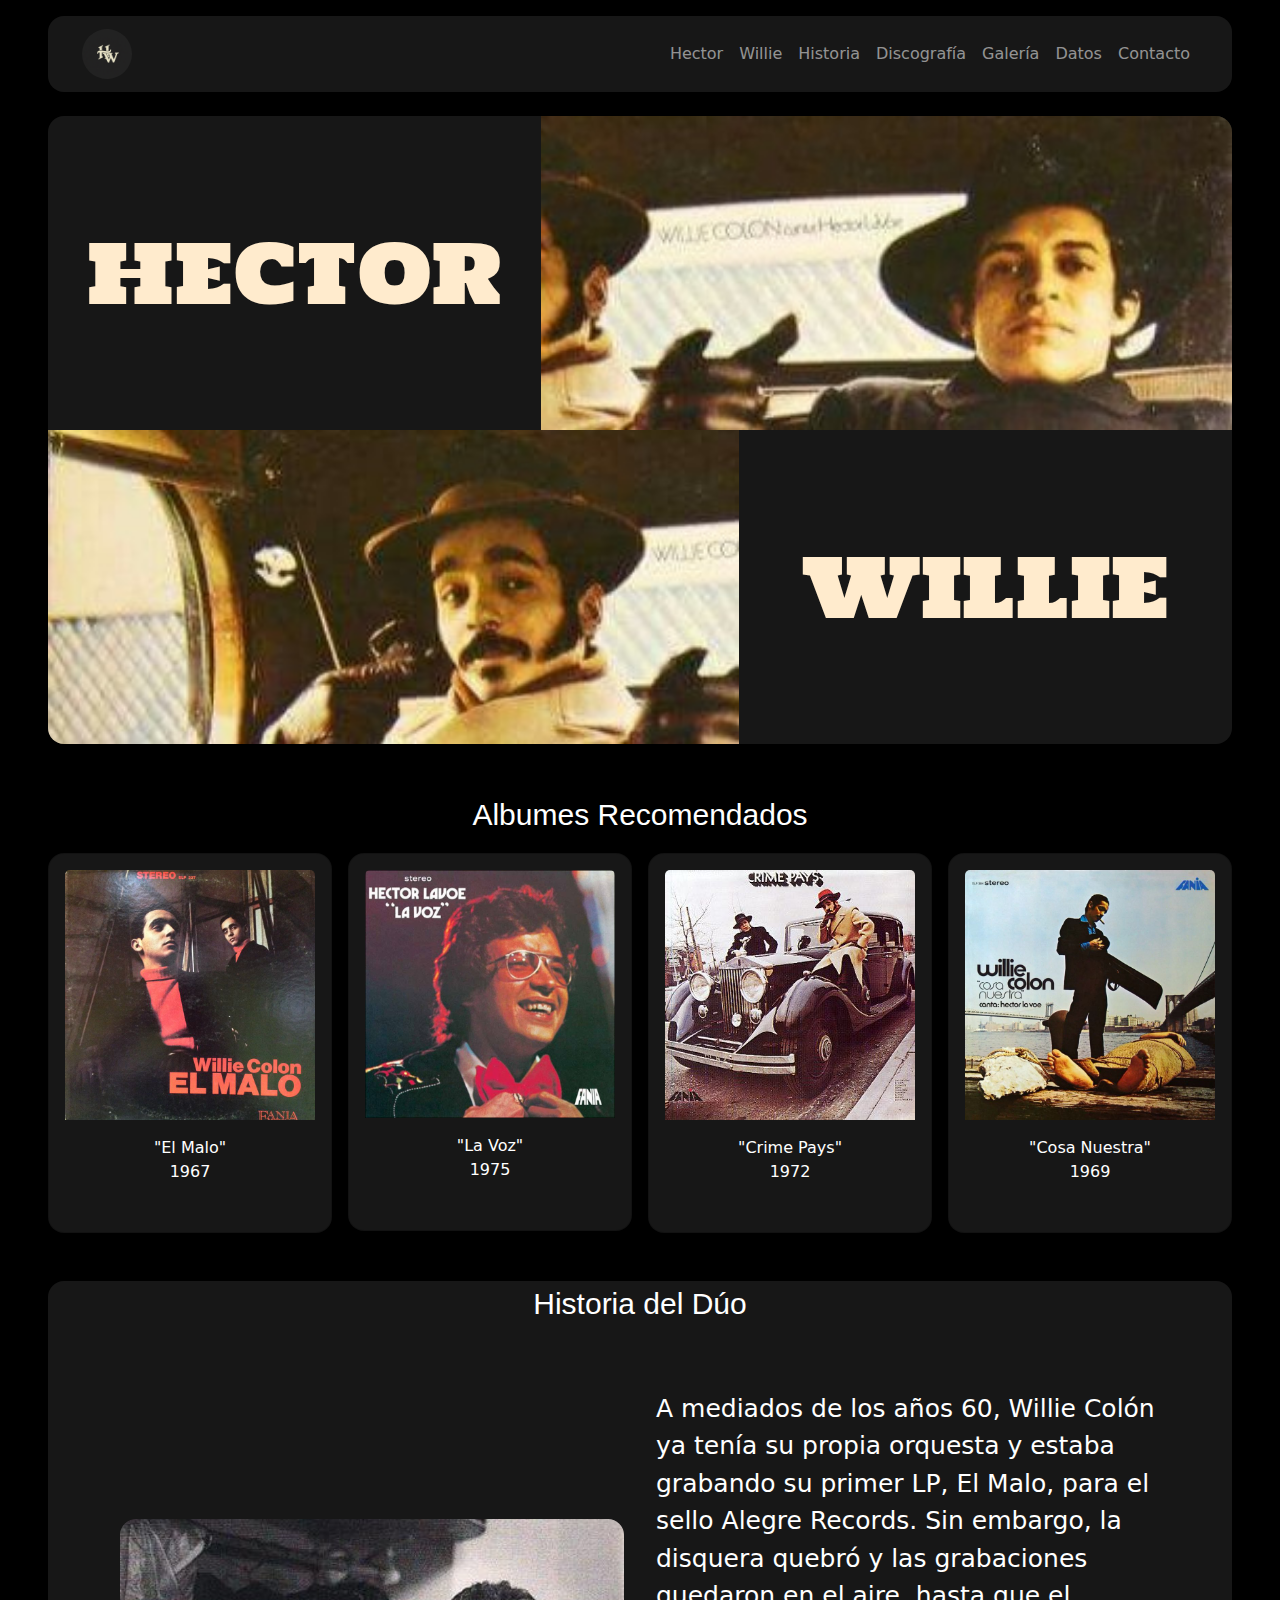
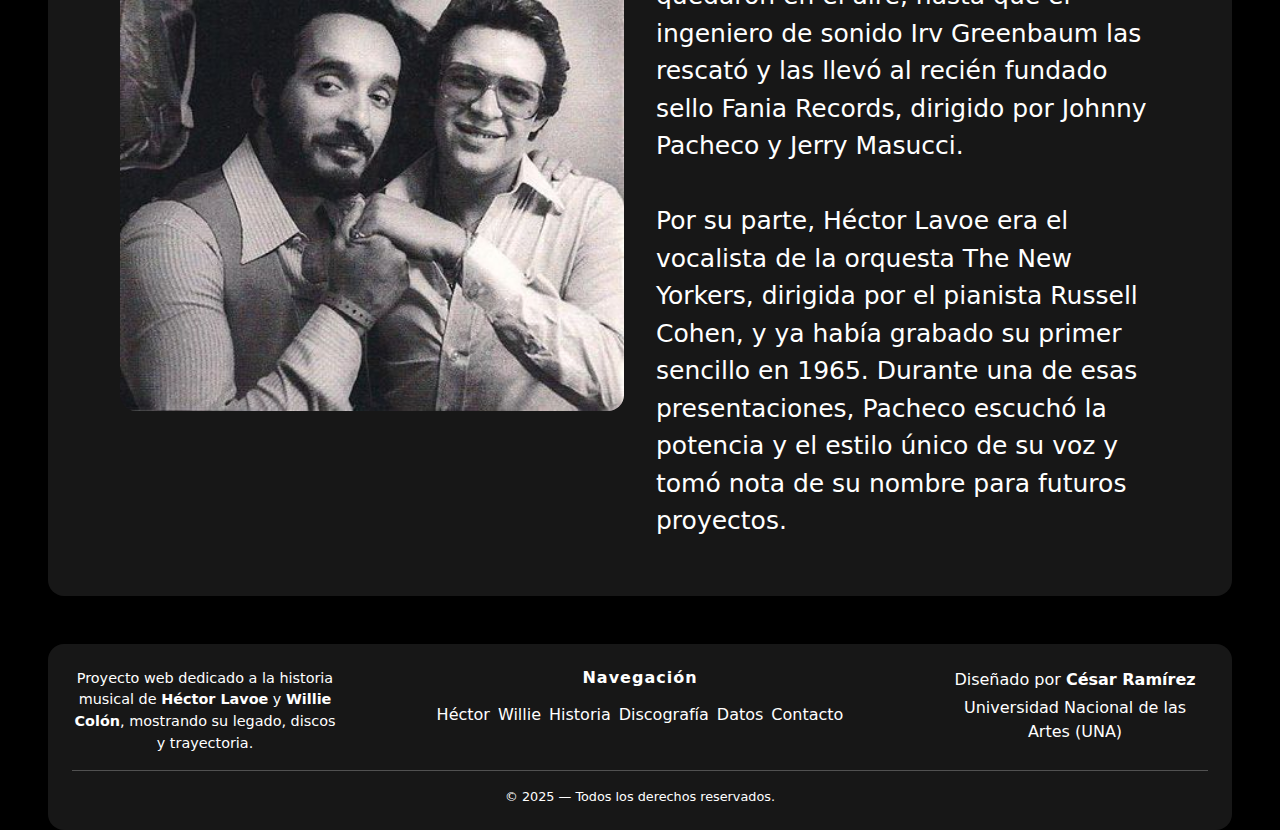
<file: index.html>
<!DOCTYPE html>
<html lang="en">
<head>
    <meta charset="UTF-8">
    <meta name="viewport" content="width=device-width, initial-scale=1.0">
    <title>H&W</title>
    <link href="https://cdn.jsdelivr.net/npm/bootstrap@5.3.8/dist/css/bootstrap.min.css" rel="stylesheet">
    <link rel="stylesheet" href="css/estilos.css">
    <link rel="preconnect" href="https://fonts.googleapis.com">
    <link rel="preconnect" href="https://fonts.gstatic.com" crossorigin>
    <link href="https://fonts.googleapis.com/css2?family=Holtwood+One+SC&family=Plaster&display=swap" rel="stylesheet">
</head>
<body class="m-0 p-0">

<!-- NAV -->
<nav class="navbar navbar-expand-lg bg-body-tertiar mx-auto mb-4 mt-3 rounded-4" id="cajascolor" data-bs-theme="dark">
  <div class="container">
    <a class="navbar-brand" href="index.html">
        <img src="imagenes/logo.png" alt="Bootstrap" width="50" height="50" class="rounded-circle">
    </a>
    <button class="navbar-toggler" type="button" data-bs-toggle="collapse" data-bs-target="#navbarNav">
      <span class="navbar-toggler-icon"></span>
    </button>

    <div class="collapse navbar-collapse" id="navbarNav">
      <ul class="navbar-nav ms-auto">
        <li class="nav-item"><a class="nav-link" href="hector.html">Hector</a></li>
        <li class="nav-item"><a class="nav-link" href="willie.html">Willie</a></li>
        <li class="nav-item"><a class="nav-link" href="historiaduo.html">Historia</a></li>
        <li class="nav-item"><a class="nav-link" href="discografia.html">Discografía</a></li>
        <li class="nav-item"><a class="nav-link" href="galeria.html">Galería</a></li>
        <li class="nav-item"><a class="nav-link" href="datos.html">Datos</a></li>
        <li class="nav-item"><a class="nav-link" href="contacto.html">Contacto</a></li>
      </ul>
    </div>
  </div>
</nav>

<!-- HECTOR / WILLIE -->
<div class="container-fluid text-center p-0 mt-4 rounded-4 overflow-hidden" id="cajascolor">

  <!-- HECTOR -->
  <div class="row m-0 p-0 align-items-center">
    <div class="col-12 col-lg-5 my-3 my-md-auto" id="letranombre">
      HECTOR
    </div>
    <div class="col-12 col-lg-7 m-0 p-0">
      <img src="imagenes/hectorportada.jpg" class="img-fluid w-100" alt="">
    </div>
  </div>

  <!-- WILLIE -->
  <div class="row m-0 p-0 align-items-center">
    <div class="col-12 col-lg-7 p-0 order-2 order-md-1">
      <img src="imagenes/willieportada.jpg" class="img-fluid w-100" alt="">
    </div>
    <div class="col-12 col-lg-5 my-3 my-md-auto order-1 order-md-2" id="letranombre">
      WILLIE
    </div>
  </div>

</div>

<!-- ALBUMES RECOMENDADOS -->
<div class="container-fluid mt-5 text-center p-0" id="cajas">

  <div class="row">
    <div class="col-12" id="letratitulo">Albumes Recomendados</div>
  </div>

  <div class="row mt-0 g-3">

    <div class="col-12 col-md-6 col-lg-3">
      <div class="card p-3 rounded-4" id="tarjetas">
        <img src="imagenes/elmalo.jpg" class="card-img-top">
        <div class="card-body"><p>"El Malo"<br>1967</p></div>
      </div>
    </div>

    <div class="col-12 col-md-6 col-lg-3">
      <div class="card p-3 rounded-4" id="tarjetas">
        <img src="imagenes/lavoz.jpg" class="card-img-top">
        <div class="card-body"><p>"La Voz"<br>1975</p></div>
      </div>
    </div>

    <div class="col-12 col-md-6 col-lg-3">
      <div class="card p-3 rounded-4" id="tarjetas">
        <img src="imagenes/crimepays.jpg" class="card-img-top">
        <div class="card-body"><p>"Crime Pays"<br>1972</p></div>
      </div>
    </div>

    <div class="col-12 col-md-6 col-lg-3">
      <div class="card p-3 rounded-4" id="tarjetas">
        <img src="imagenes/cosanuestra.jpg" class="card-img-top">
        <div class="card-body"><p>"Cosa Nuestra"<br>1969</p></div>
      </div>
    </div>

  </div>
</div>

<!-- HISTORIA -->
<div class="container-fluid mt-5  px-0 rounded-4" id="cajascolor">
  <div class="row m-0">
    <div class="col-12 text-center" id="letratitulo">Historia del Dúo</div>
  </div>

  <div class="row p-1 m-2 p-md-5">
    
    <div class="col-12 my-3 mx-0 p-0 col-md-6 my-md-2 d-flex align-items-center justify-content-center px-md-3">
      <img src="imagenes/hectorywillie1.jpg" class="img-fluid rounded-4 w-100" alt="">
    </div>

    <div class="col-12 my-3 mx-0 p-0 col-md-6 my-md-2 d-flex align-items-center justify-content-center px-md-3" id="letracajas">
      A mediados de los años 60, Willie Colón ya tenía su propia orquesta y estaba grabando su primer LP, El Malo, para el sello Alegre Records. Sin embargo, la disquera quebró y las grabaciones quedaron en el aire, hasta que el ingeniero de sonido Irv Greenbaum las rescató y las llevó al recién fundado sello Fania Records, dirigido por Johnny Pacheco y Jerry Masucci.
      <br><br>
      Por su parte, Héctor Lavoe era el vocalista de la orquesta The New Yorkers, dirigida por el pianista Russell Cohen, y ya había grabado su primer sencillo en 1965. Durante una de esas presentaciones, Pacheco escuchó la potencia y el estilo único de su voz y tomó nota de su nombre para futuros proyectos.
    </div>

  </div>
</div>

<!-- FOOTER -->
<footer class="container-fluid mx-auto mt-5 p-4 rounded-4" id="cajascolor" data-bs-theme="dark">

  <div class="row gy-4">

    <div class="col-12 col-md-3 text-center">
      <p class="m-0" style="font-size: 0.9rem;">
        Proyecto web dedicado a la historia musical de <strong>Héctor Lavoe</strong> y <strong>Willie Colón</strong>,
        mostrando su legado, discos y trayectoria.
      </p>
    </div>

    <div class="col-12 col-md-6 text-center">
      <h6 class="fw-bold mb-3" style="letter-spacing: 1px;">Navegación</h6>
      <ul class="list-unstyled d-flex flex-column flex-md-row justify-content-center gap-2 m-0 p-0">
        <li><a class="nav-link p-0" href="hector.html">Héctor</a></li>
        <li><a class="nav-link p-0" href="willie.html">Willie</a></li>
        <li><a class="nav-link p-0" href="historiaduo.html">Historia</a></li>
        <li><a class="nav-link p-0" href="discografia.html">Discografía</a></li>
        <li><a class="nav-link p-0" href="#">Datos</a></li>
        <li><a class="nav-link p-0" href="#">Contacto</a></li>
      </ul>
    </div>

    <div class="col-12 col-md-3 text-center">
      <p class="m-0">Diseñado por <strong>César Ramírez</strong></p>
      <a href="https://www.una.edu.ar/" target="_blank" class="nav-link p-0 mt-1">
        Universidad Nacional de las Artes (UNA)
      </a>
    </div>

  </div>

  <hr class="my-3">

  <div class="text-center" style="font-size: 0.8rem;">
    © 2025 — Todos los derechos reservados.
  </div>

</footer>


<script src="https://cdn.jsdelivr.net/npm/bootstrap@5.3.8/dist/js/bootstrap.bundle.min.js"></script>
</body>
</html>
</file>
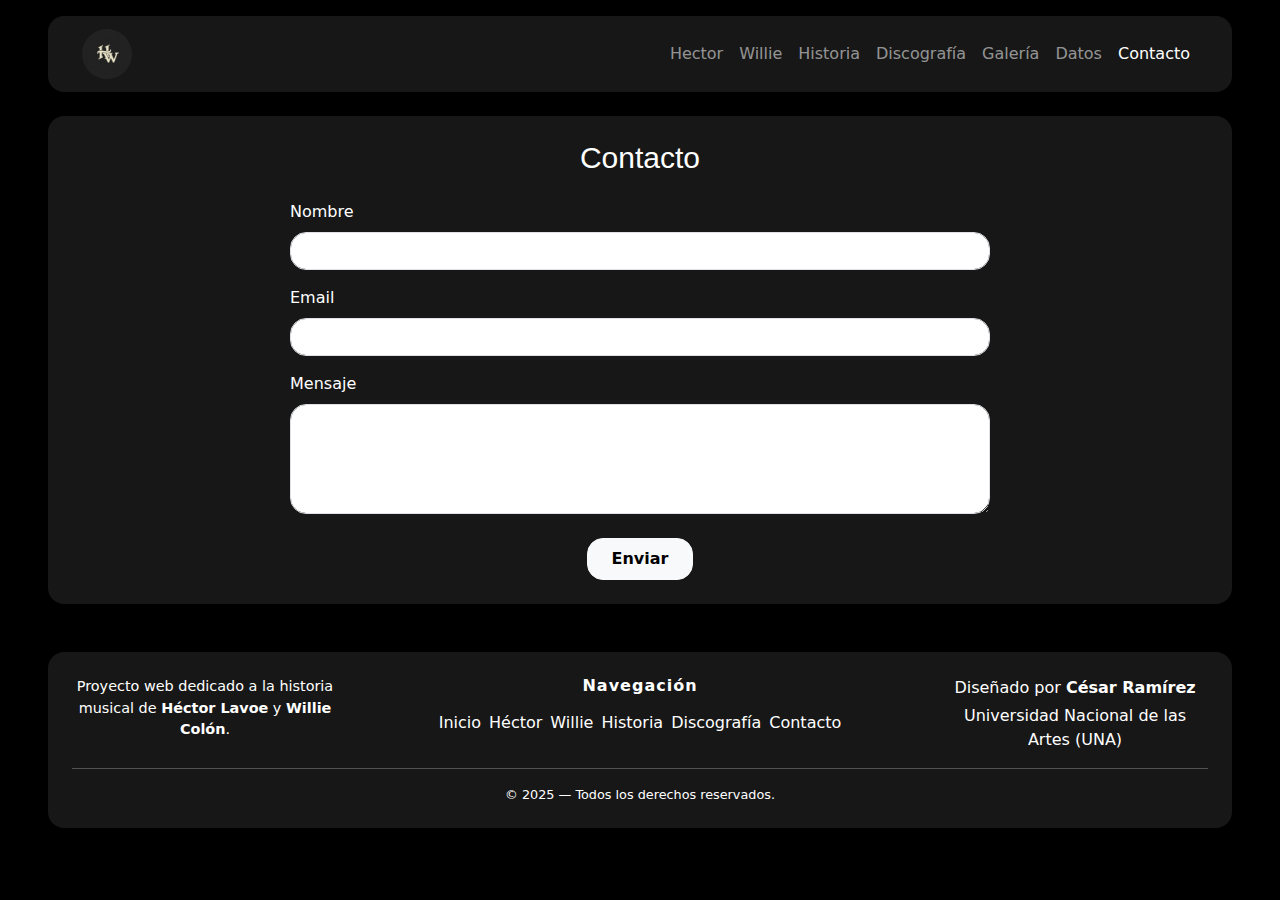
<file: contacto.html>
<!DOCTYPE html>
<html lang="es">
<head>
    <meta charset="UTF-8">
    <meta name="viewport" content="width=device-width, initial-scale=1.0">
    <title>Contacto</title>
    <link href="https://cdn.jsdelivr.net/npm/bootstrap@5.3.8/dist/css/bootstrap.min.css" rel="stylesheet">
    <link rel="stylesheet" href="css/estilos.css">
</head>
<body class="m-0 p-0">

<!-- NAV -->
<nav class="navbar navbar-expand-lg bg-body-tertiar mx-auto mb-4 mt-3 rounded-4" id="cajascolor" data-bs-theme="dark">
  <div class="container">
    <a class="navbar-brand" href="index.html">
        <img src="imagenes/logo.png" width="50" height="50" class="rounded-circle" alt="">
    </a>
    <button class="navbar-toggler" type="button" data-bs-toggle="collapse" data-bs-target="#navbarNav">
      <span class="navbar-toggler-icon"></span>
    </button>

    <div class="collapse navbar-collapse" id="navbarNav">
      <ul class="navbar-nav ms-auto">
        <li class="nav-item"><a class="nav-link" href="hector.html">Hector</a></li>
        <li class="nav-item"><a class="nav-link" href="willie.html">Willie</a></li>
        <li class="nav-item"><a class="nav-link" href="historiaduo.html">Historia</a></li>
        <li class="nav-item"><a class="nav-link" href="discografia.html">Discografía</a></li>
        <li class="nav-item"><a class="nav-link" href="galeria.html">Galería</a></li>
        <li class="nav-item"><a class="nav-link" href="datos.html">Datos</a></li>
        <li class="nav-item active" aria-current="page"><a class="nav-link active" href="contacto.html">Contacto</a></li>
      </ul>
    </div>
  </div>
</nav>

<!-- FORMULARIO -->
<div class="container-fluid rounded-4 p-4 mt-4 mb-5" id="cajascolor">

  <h2 class="text-center mb-4" id="letratitulo">Contacto</h2>

  <form id="contactForm" class="mx-auto" style="max-width: 700px;">

    <div class="mb-3">
      <label class="form-label">Nombre</label>
      <input type="text" class="form-control rounded-4" id="nombre" required>
    </div>

    <div class="mb-3">
      <label class="form-label">Email</label>
      <input type="email" class="form-control rounded-4" id="email" required>
    </div>

    <div class="mb-3">
      <label class="form-label">Mensaje</label>
      <textarea class="form-control rounded-4" id="mensaje" rows="4" required></textarea>
    </div>

    <div class="text-center mt-4">
      <button type="submit" class="btn btn-light px-4 py-2 rounded-4 fw-bold">
        Enviar
      </button>
    </div>

    <!-- ALERTA DE ÉXITO -->
    <div class="alert alert-success mt-4 d-none rounded-4 text-center" id="successMsg">
      ¡Gracias! Tu mensaje fue enviado correctamente.
    </div>

  </form>
</div>

<!-- FOOTER (copiado del index) -->
<footer class="container-fluid mx-auto mt-5 p-4 rounded-4" id="cajascolor" data-bs-theme="dark">

  <div class="row gy-4">

    <div class="col-12 col-md-3 text-center">
      <p class="m-0" style="font-size: 0.9rem;">
        Proyecto web dedicado a la historia musical de <strong>Héctor Lavoe</strong> y <strong>Willie Colón</strong>.
      </p>
    </div>

    <div class="col-12 col-md-6 text-center">
      <h6 class="fw-bold mb-3" style="letter-spacing: 1px;">Navegación</h6>
      <ul class="list-unstyled d-flex flex-column flex-md-row justify-content-center gap-2 m-0 p-0">
        <li><a class="nav-link p-0" href="index.html">Inicio</a></li>
        <li><a class="nav-link p-0" href="hector.html">Héctor</a></li>
        <li><a class="nav-link p-0" href="willie.html">Willie</a></li>
        <li><a class="nav-link p-0" href="historiaduo.html">Historia</a></li>
        <li><a class="nav-link p-0" href="discografia.html">Discografía</a></li>
        <li class="nav-item active" aria-current="page"><a class="nav-link active" href="contacto.html">Contacto</a></li>
      </ul>
    </div>

    <div class="col-12 col-md-3 text-center">
      <p class="m-0">Diseñado por <strong>César Ramírez</strong></p>
      <a href="https://www.una.edu.ar/" target="_blank" class="nav-link p-0 mt-1">
        Universidad Nacional de las Artes (UNA)
      </a>
    </div>

  </div>

  <hr class="my-3">

  <div class="text-center" style="font-size: 0.8rem;">
    © 2025 — Todos los derechos reservados.
  </div>

</footer>

<script src="https://cdn.jsdelivr.net/npm/bootstrap@5.3.8/dist/js/bootstrap.bundle.min.js"></script>
 <script src="js/contacto.js"></script>

</body>
</html>
</file>
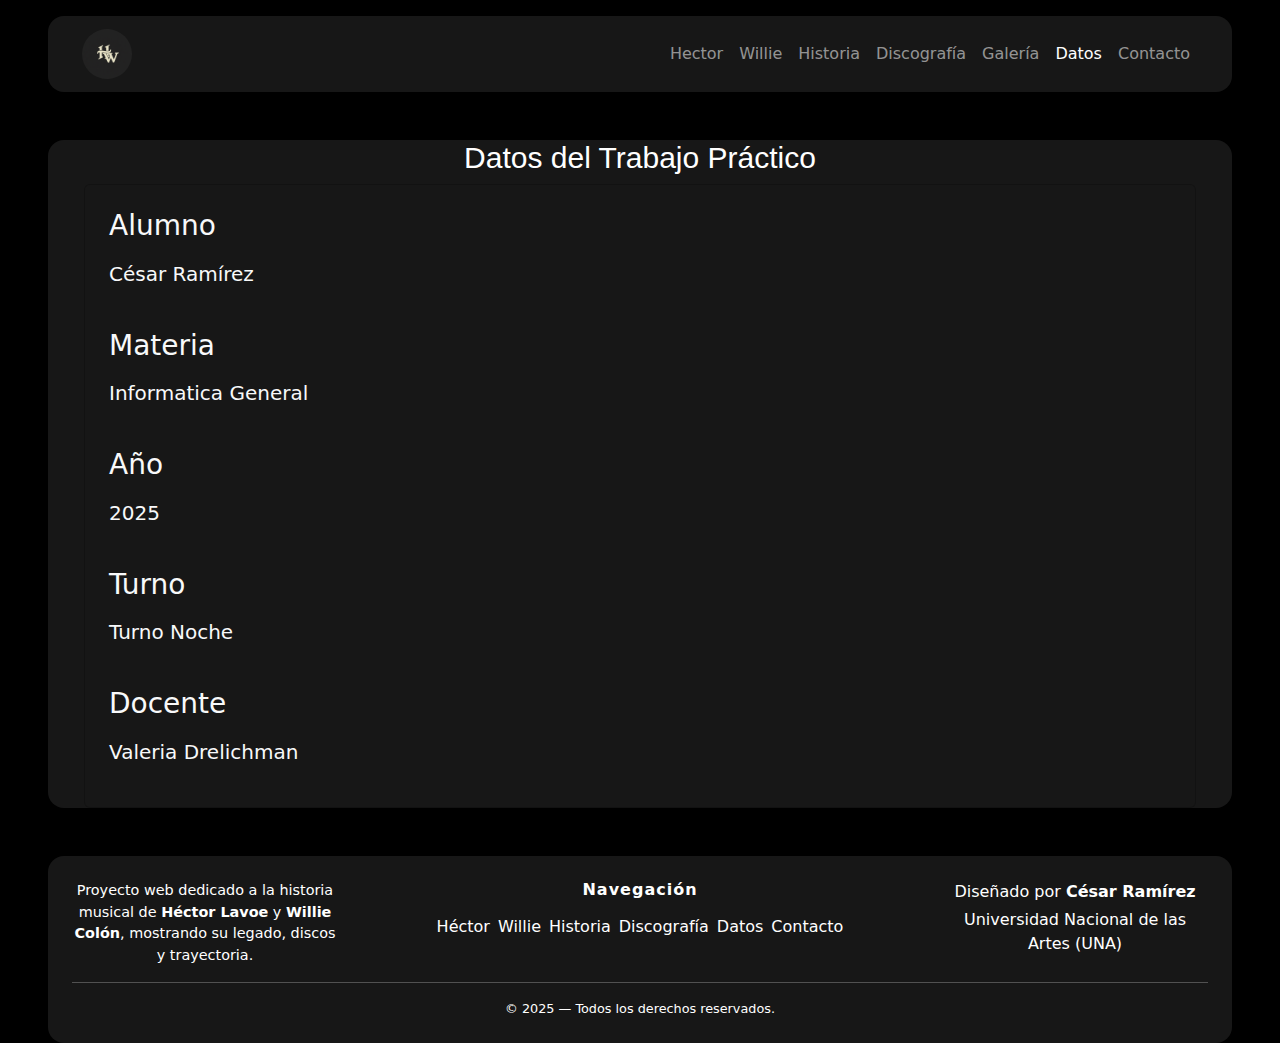
<file: datos.html>
<!DOCTYPE html>
<html lang="es">
<head>
  <meta charset="UTF-8">
  <meta name="viewport" content="width=device-width, initial-scale=1.0">
  <title>Datos</title>

  <link href="https://cdn.jsdelivr.net/npm/bootstrap@5.3.8/dist/css/bootstrap.min.css" rel="stylesheet">
  <link rel="stylesheet" href="css/estilos.css">
</head>

<body>

<!-- NAV -->
<nav class="navbar navbar-expand-lg bg-body-tertiar mx-auto mb-4 mt-3 rounded-4"
     id="cajascolor" data-bs-theme="dark">
  <div class="container">
    <a class="navbar-brand" href="index.html">
        <img src="imagenes/logo.png" width="50" height="50"
             class="rounded-circle" alt="">
    </a>

    <button class="navbar-toggler" type="button" data-bs-toggle="collapse" data-bs-target="#navbarNav">
      <span class="navbar-toggler-icon"></span>
    </button>

    <div class="collapse navbar-collapse" id="navbarNav">
      <ul class="navbar-nav ms-auto">
        <li class="nav-item"><a class="nav-link" href="hector.html">Hector</a></li>
        <li class="nav-item"><a class="nav-link" href="willie.html">Willie</a></li>
        <li class="nav-item"><a class="nav-link" href="historiaduo.html">Historia</a></li>
        <li class="nav-item"><a class="nav-link" href="discografia.html">Discografía</a></li>
        <li class="nav-item"><a class="nav-link" href="galeria.html">Galería</a></li>
        <li class="nav-item active" aria-current="page"><a class="nav-link active" href="datos.html">Datos</a></li>
        <li class="nav-item"><a class="nav-link" href="contacto.html">Contacto</a></li>
      </ul>
    </div>
  </div>
</nav>

 <div class="container-fluid mt-2 mt-md-5 mx-auto px-0 rounded-4" id="cajascolor">
     <div class="row">
    <h1 class="col-12 text-center" id="letratitulo">Datos del Trabajo Práctico</h1>

        <div class="card text-light p-4" id="cajascolor">

            <h3 class="mb-3">Alumno</h3>
            <p class="fs-5">César Ramírez</p>

            <h3 class="mt-4 mb-3">Materia</h3>
            <p class="fs-5">Informatica General</p>

            <h3 class="mt-4 mb-3">Año</h3>
            <p class="fs-5">2025</p>

            <h3 class="mt-4 mb-3">Turno</h3>
            <p class="fs-5">Turno Noche</p>

            <h3 class="mt-4 mb-3">Docente</h3>
            <p class="fs-5">Valeria Drelichman</p>

        </div>
        </div>   
    </div>

    <!-- FOOTER -->
<footer class="container-fluid mx-auto mt-5 p-4 rounded-4" id="cajascolor" data-bs-theme="dark">

  <div class="row gy-4">

    <div class="col-12 col-md-3 text-center">
      <p class="m-0" style="font-size: 0.9rem;">
        Proyecto web dedicado a la historia musical de <strong>Héctor Lavoe</strong> y <strong>Willie Colón</strong>,
        mostrando su legado, discos y trayectoria.
      </p>
    </div>

    <div class="col-12 col-md-6 text-center">
      <h6 class="fw-bold mb-3" style="letter-spacing: 1px;">Navegación</h6>
      <ul class="list-unstyled d-flex flex-column flex-md-row justify-content-center gap-2 m-0 p-0">
        <li><a class="nav-link p-0" href="hector.html">Héctor</a></li>
        <li><a class="nav-link p-0" href="willie.html">Willie</a></li>
        <li><a class="nav-link p-0" href="historiaduo.html">Historia</a></li>
        <li><a class="nav-link p-0" href="discografia.html">Discografía</a></li>
        <li><a class="nav-link p-0" href="datos.html">Datos</a></li>
        <li><a class="nav-link p-0" href="contacto.html">Contacto</a></li>
      </ul>
    </div>

    <div class="col-12 col-md-3 text-center">
      <p class="m-0">Diseñado por <strong>César Ramírez</strong></p>
      <a href="https://www.una.edu.ar/" target="_blank" class="nav-link p-0 mt-1">
        Universidad Nacional de las Artes (UNA)
      </a>
    </div>

  </div>

  <hr class="my-3">

  <div class="text-center" style="font-size: 0.8rem;">
    © 2025 — Todos los derechos reservados.
  </div>

</footer>
</body>
</file>
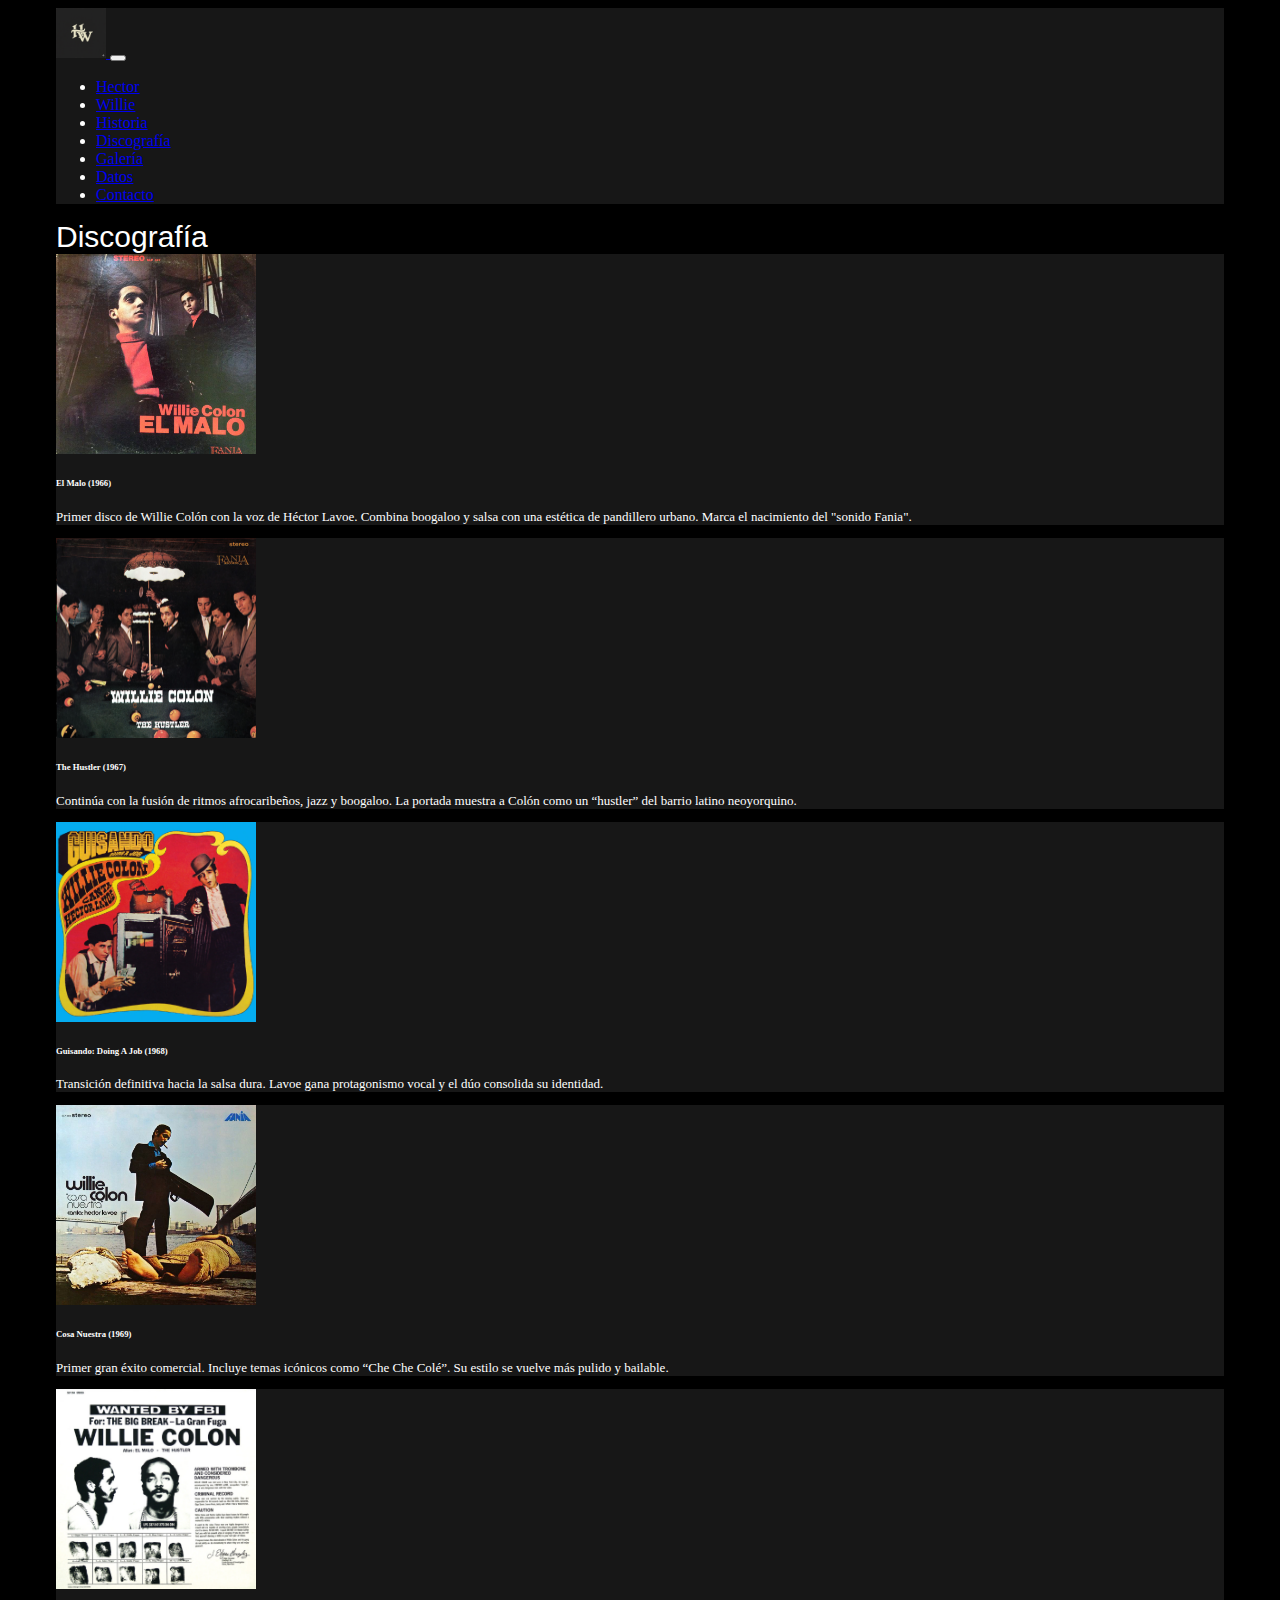
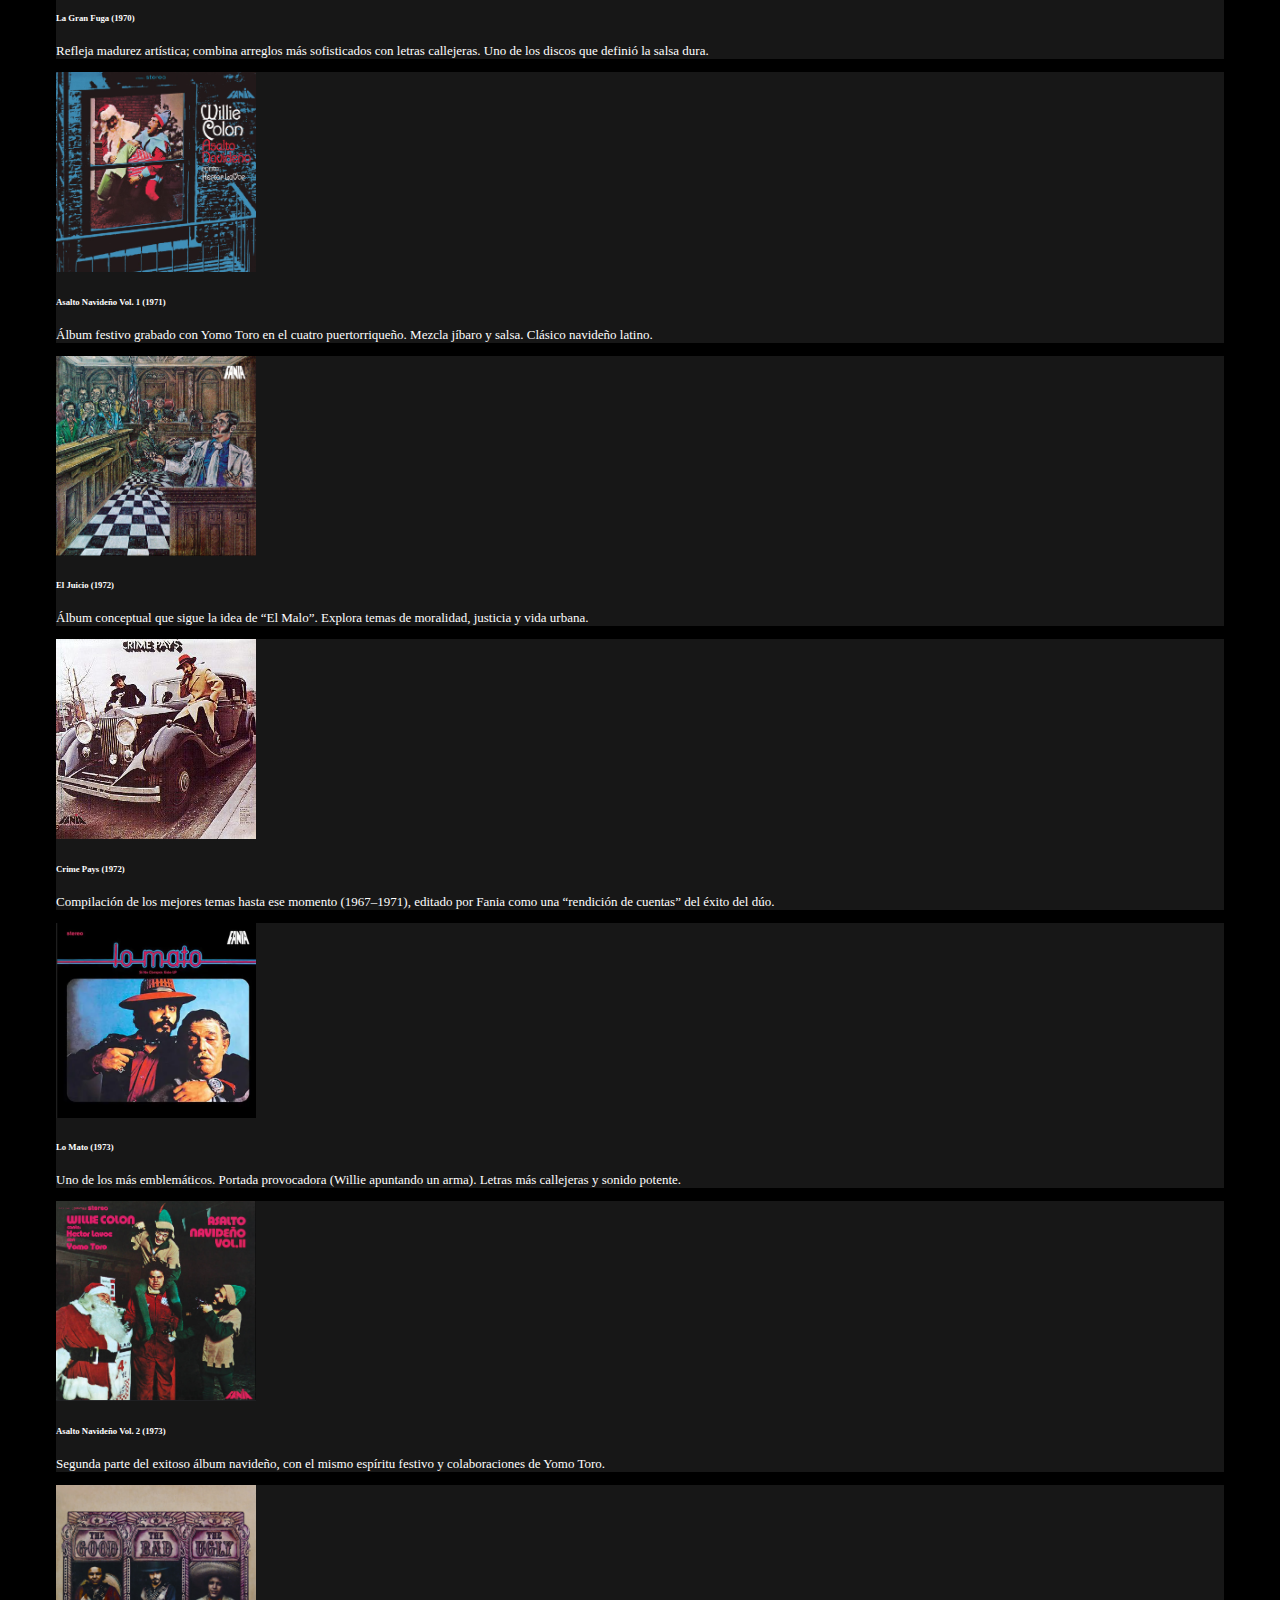
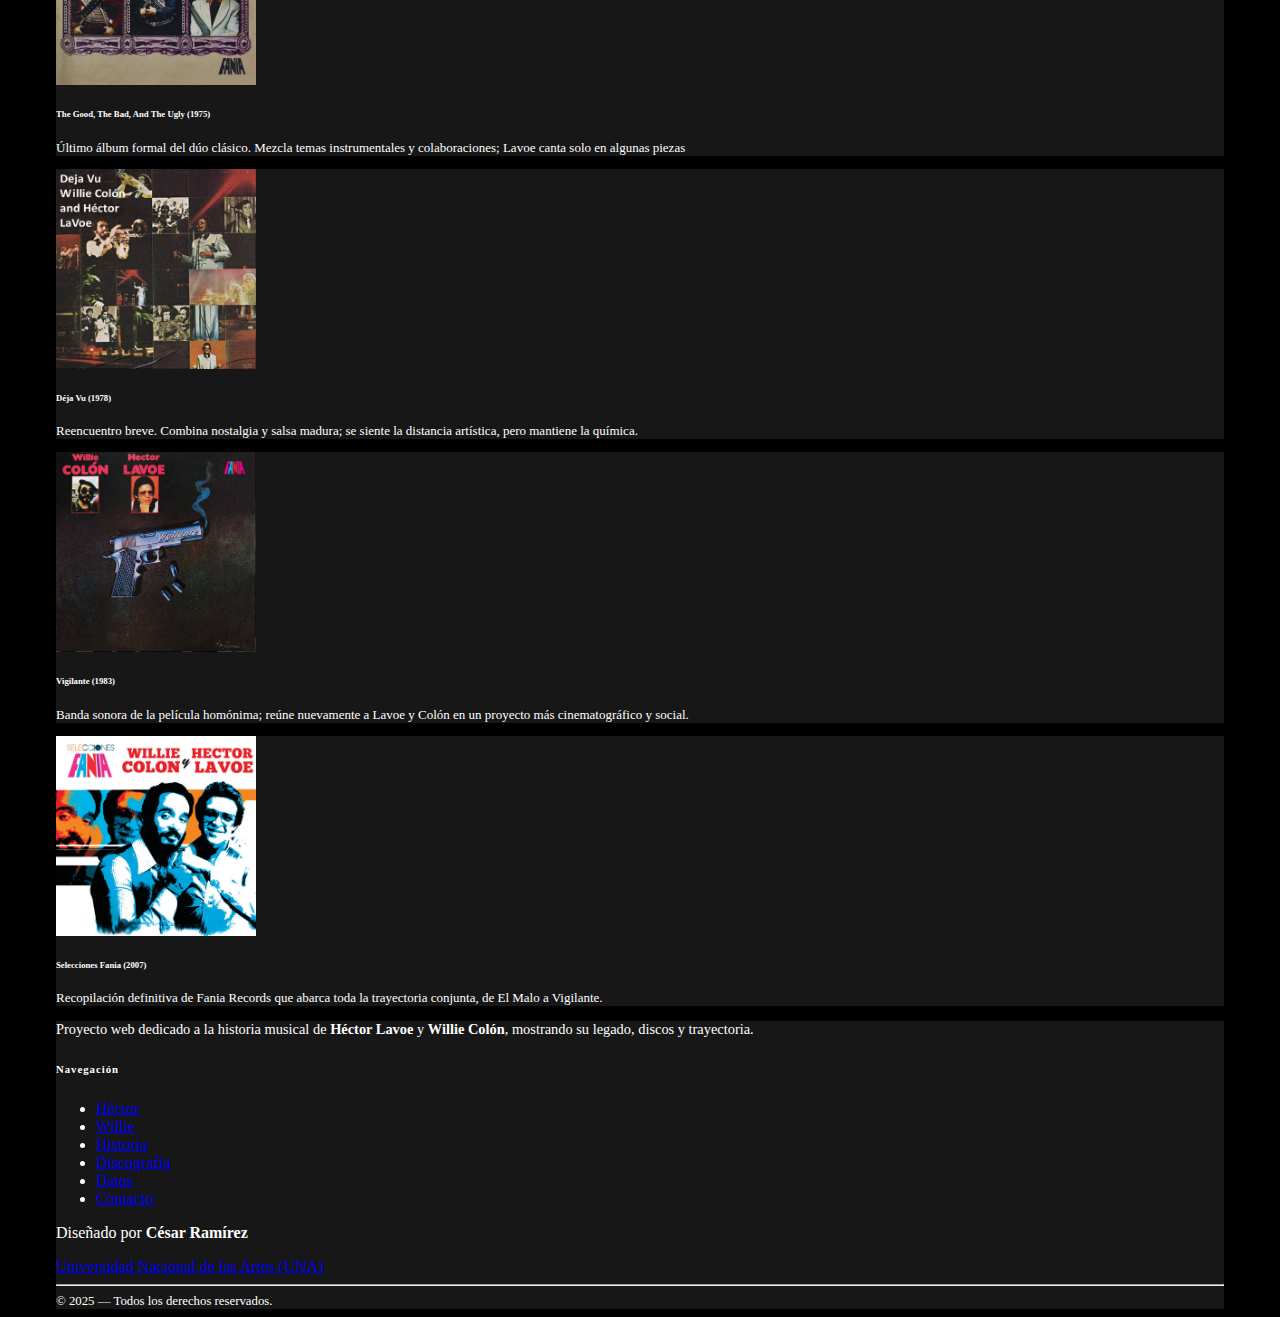
<file: discografia.html>
<!DOCTYPE html>
<html lang="en">
<head>
    <meta charset="UTF-8">
    <meta name="viewport" content="width=device-width, initial-scale=1.0">
    <title>Discografía</title>
    <link href="https://cdn.jsdelivr.net/npm/bootstrap@5.3.8/dist/css/bootstrap.min.css" rel="stylesheet" integrity="sha384-sRIl4kxILFvY47J16cr9ZwB07vP4J8+LH7qKQnuqkuIAvNWLzeN8tE5YBujZqJLB" crossorigin="anonymous">
    <link rel="stylesheet" href="css/estilos.css">
    <link rel="preconnect" href="https://fonts.googleapis.com">
    <link rel="preconnect" href="https://fonts.gstatic.com" crossorigin>
    <link href="https://fonts.googleapis.com/css2?family=Holtwood+One+SC&family=Plaster&display=swap" rel="stylesheet">
</head>
<body class="m-0 p-0">

<nav class="navbar navbar-expand-lg bg-body-tertiar mx-auto mb-4 mt-3 rounded-4" id="cajascolor" data-bs-theme="dark">
  <div class="container">
    <a class="navbar-brand" href="index.html">
        <img src="imagenes/logo.png" alt="Bootstrap" width="50" height="50" class="rounded-circle">
    </a>
    <button class="navbar-toggler" type="button" data-bs-toggle="collapse" data-bs-target="#navbarNav" aria-controls="navbarNav" aria-expanded="false" aria-label="Toggle navigation">
      <span class="navbar-toggler-icon"></span>
    </button>
    <div class="collapse navbar-collapse" id="navbarNav">
      
        <ul class="navbar-nav ms-auto">
        <li class="nav-item"><a class="nav-link" href="hector.html">Hector</a></li>
        <li class="nav-item"><a class="nav-link" href="willie.html">Willie</a></li>
        <li class="nav-item"><a class="nav-link" href="historiaduo.html">Historia</a></li>
        <li class="nav-item active" aria-current="page"><a class="nav-link active" href="discografia.html">Discografía</a></li>
        <li class="nav-item"><a class="nav-link" href="galeria.html">Galería</a></li>
        <li class="nav-item"><a class="nav-link" href="datos.html">Datos</a></li>
        <li class="nav-item"><a class="nav-link" href="contacto.html">Contacto</a></li>
      </ul>

    </div>
  </div>
</nav>

<!-- DISCOGRAFÍA -->
<div class="container-fluid mt-2 mt-md-5 text-center p-0" id="cajas">
  
  <div class="row m-0">
    <div class="col-12 text-center" id="letratitulo">Discografía</div>
  </div>


    <div class="row mt-2 mt-md-4">

    <!-- Carta 1 -->
    <div class="col-12 col-lg-6 mb-3">
      <div class="card p-2 p-md-4 rounded-4" id="tarjetasdiscografia">
        <div class="row">
          <div class="col-12 col-md-6">
            <img src="imagenes/elmalo.jpg" width="200" class="img-fluid rounded-4" alt="">
          </div>
          <div class="col-12 col-md-6 d-flex">
            <div class="card-body text-center" id="letratarjetas">
              <h6 class="card-title">El Malo (1966)</h6>
              <p class="card-text p-2">
                Primer disco de Willie Colón con la voz de Héctor Lavoe. Combina boogaloo y salsa con una estética de pandillero urbano. Marca el nacimiento del "sonido Fania".
              </p>
            </div>
          </div>
        </div>
      </div>
    </div>

    <!-- Carta 2 -->
   <div class="col-12 col-lg-6 mb-3">
      <div class="card p-2 p-md-4 rounded-4" id="tarjetasdiscografia">
        <div class="row">
          <div class="col-12 col-md-6">
            <img src="imagenes/thehustler.png" width="200" class="img-fluid rounded-4" alt="">
          </div>
          <div class="col-12 col-md-6 d-flex">
            <div class="card-body text-center" id="letratarjetas">
              <h6 class="card-title">The Hustler (1967)</h6>
              <p class="card-text p-2">
                Continúa con la fusión de ritmos afrocaribeños, jazz y boogaloo. La portada muestra a Colón como un “hustler” del barrio latino neoyorquino.
              </p>
            </div>
          </div>
        </div>
      </div>
    </div>

    </div>

    <div class="row mt-4">

    <!-- Carta 3 -->
    <div class="col-12 col-lg-6 mb-3">
      <div class="card p-2 p-md-4 rounded-4" id="tarjetasdiscografia">
        <div class="row">
          <div class="col-12 col-md-6">
            <img src="imagenes/guisando.png" width="200" class="img-fluid rounded-4" alt="">
          </div>
          <div class="col-12 col-md-6 d-flex">
            <div class="card-body text-center" id="letratarjetas">
              <h6 class="card-title">Guisando: Doing A Job (1968)</h6>
              <p class="card-text p-2">
                Transición definitiva hacia la salsa dura. Lavoe gana protagonismo vocal y el dúo consolida su identidad. 
              </p>
            </div>
          </div>
        </div>
      </div>
    </div>

    <!-- Carta 4 -->
   <div class="col-12 col-lg-6 mb-3">
      <div class="card p-2 p-md-4 rounded-4" id="tarjetasdiscografia">
        <div class="row">
          <div class="col-12 col-md-6">
            <img src="imagenes/cosanuestra.jpg" width="200" class="img-fluid rounded-4" alt="">
          </div>
          <div class="col-12 col-md-6 d-flex">
            <div class="card-body text-center" id="letratarjetas">
              <h6 class="card-title">Cosa Nuestra (1969)</h6>
              <p class="card-text p-2">
                Primer gran éxito comercial. Incluye temas icónicos como “Che Che Colé”. Su estilo se vuelve más pulido y bailable.
              </p>
            </div>
          </div>
        </div>
      </div>
    </div>

    </div>

    <div class="row mt-4">

    <!-- Carta 5 -->
    <div class="col-12 col-lg-6 mb-3">
      <div class="card p-2 p-md-4 rounded-4" id="tarjetasdiscografia">
        <div class="row">
          <div class="col-12 col-md-6">
            <img src="imagenes/lagranfuga.png" width="200" class="img-fluid rounded-4" alt="">
          </div>
          <div class="col-12 col-md-6 d-flex">
            <div class="card-body text-center" id="letratarjetas">
              <h6 class="card-title">La Gran Fuga (1970)</h6>
              <p class="card-text p-2">
               Refleja madurez artística; combina arreglos más sofisticados con letras callejeras. Uno de los discos que definió la salsa dura.
              </p>
            </div>
          </div>
        </div>
      </div>
    </div>

    <!-- Carta 6 -->
   <div class="col-12 col-lg-6 mb-3">
      <div class="card p-2 p-md-4 rounded-4" id="tarjetasdiscografia">
        <div class="row">
          <div class="col-12 col-md-6">
            <img src="imagenes/asalto.png" width="200" class="img-fluid rounded-4" alt="">
          </div>
          <div class="col-12 col-md-6 d-flex">
            <div class="card-body text-center" id="letratarjetas">
              <h6 class="card-title">Asalto Navideño Vol. 1 (1971)</h6>
              <p class="card-text p-2">
               Álbum festivo grabado con Yomo Toro en el cuatro puertorriqueño. Mezcla jíbaro y salsa. Clásico navideño latino.
              </p>
            </div>
          </div>
        </div>
      </div>
    </div>

    </div>

    <div class="row mt-4">

    <!-- Carta 7 -->
    <div class="col-12 col-lg-6 mb-3">
      <div class="card p-2 p-md-4 rounded-4" id="tarjetasdiscografia">
        <div class="row">
          <div class="col-12 col-md-6">
            <img src="imagenes/eljuicio.png" width="200" class="img-fluid rounded-4" alt="">
          </div>
          <div class="col-12 col-md-6 d-flex">
            <div class="card-body text-center" id="letratarjetas">
              <h6 class="card-title">El Juicio (1972)</h6>
              <p class="card-text p-2">
               Álbum conceptual que sigue la idea de “El Malo”. Explora temas de moralidad, justicia y vida urbana.
              </p>
            </div>
          </div>
        </div>
      </div>
    </div>

    <!-- Carta 8 -->
   <div class="col-12 col-lg-6 mb-3">
      <div class="card p-2 p-md-4 rounded-4" id="tarjetasdiscografia">
        <div class="row">
          <div class="col-12 col-md-6">
            <img src="imagenes/crimepays.jpg" width="200" class="img-fluid rounded-4" alt="">
          </div>
          <div class="col-12 col-md-6 d-flex">
            <div class="card-body text-center" id="letratarjetas">
              <h6 class="card-title">Crime Pays (1972)</h6>
              <p class="card-text p-2">
               Compilación de los mejores temas hasta ese momento (1967–1971), editado por Fania como una “rendición de cuentas” del éxito del dúo.
              </p>
            </div>
          </div>
        </div>
      </div>
    </div>

    </div>

    <div class="row mt-4">

    <!-- Carta 9 -->
    <div class="col-12 col-lg-6 mb-3">
      <div class="card p-2 p-md-4 rounded-4" id="tarjetasdiscografia">
        <div class="row">
          <div class="col-12 col-md-6">
            <img src="imagenes/elmato.png" width="200" class="img-fluid rounded-4" alt="">
          </div>
          <div class="col-12 col-md-6 d-flex">
            <div class="card-body text-center" id="letratarjetas">
              <h6 class="card-title">Lo Mato (1973)</h6>
              <p class="card-text p-2">
              Uno de los más emblemáticos. Portada provocadora (Willie apuntando un arma). Letras más callejeras y sonido potente.
              </p>
            </div>
          </div>
        </div>
      </div>
    </div>

    <!-- Carta 10 -->
   <div class="col-12 col-lg-6 mb-3">
      <div class="card p-2 p-md-4 rounded-4" id="tarjetasdiscografia">
        <div class="row">
          <div class="col-12 col-md-6">
            <img src="imagenes/asaltonav2.png" width="200" class="img-fluid rounded-4" alt="">
          </div>
          <div class="col-12 col-md-6 d-flex">
            <div class="card-body text-center" id="letratarjetas">
              <h6 class="card-title">Asalto Navideño Vol. 2 (1973)</h6>
              <p class="card-text p-2">
              Segunda parte del exitoso álbum navideño, con el mismo espíritu festivo y colaboraciones de Yomo Toro.
              </p>
            </div>
          </div>
        </div>
      </div>
    </div>

    </div>

    <div class="row mt-4">

    <!-- Carta 11 -->
    <div class="col-12 col-lg-6 mb-3">
      <div class="card p-2 p-md-4 rounded-4" id="tarjetasdiscografia">
        <div class="row">
          <div class="col-12 col-md-6">
            <img src="imagenes/thegood.png" width="200" class="img-fluid rounded-4" alt="">
          </div>
          <div class="col-12 col-md-6 d-flex">
            <div class="card-body text-center" id="letratarjetas">
              <h6 class="card-title">The Good, The Bad, And The Ugly (1975)</h6>
              <p class="card-text p-2">
               Último álbum formal del dúo clásico. Mezcla temas instrumentales y colaboraciones; Lavoe canta solo en algunas piezas
            </div>
          </div>
        </div>
      </div>
    </div>

    <!-- Carta 12 -->
   <div class="col-12 col-lg-6 mb-3">
      <div class="card p-2 p-md-4 rounded-4" id="tarjetasdiscografia">
        <div class="row">
          <div class="col-12 col-md-6">
            <img src="imagenes/dejavu.png" width="200" class="img-fluid rounded-4" alt="">
          </div>
          <div class="col-12 col-md-6 d-flex">
            <div class="card-body text-center" id="letratarjetas">
              <h6 class="card-title">Déja Vu (1978)</h6>
              <p class="card-text p-2">
               Reencuentro breve. Combina nostalgia y salsa madura; se siente la distancia artística, pero mantiene la química.
              </p>
            </div>
          </div>
        </div>
      </div>
    </div>

    </div>

    <div class="row mt-4">

    <!-- Carta 13 -->
    <div class="col-12 col-lg-6 mb-3">
      <div class="card p-2 p-md-4 rounded-4" id="tarjetasdiscografia">
        <div class="row">
          <div class="col-12 col-md-6">
            <img src="imagenes/vigilante.png" width="200" class="img-fluid rounded-4" alt="">
          </div>
          <div class="col-12 col-md-6 d-flex">
            <div class="card-body text-center" id="letratarjetas">
              <h6 class="card-title">Vigilante (1983)</h6>
              <p class="card-text p-2">
               Banda sonora de la película homónima; reúne nuevamente a Lavoe y Colón en un proyecto más cinematográfico y social.
              </p>
            </div>
          </div>
        </div>
      </div>
    </div>

    <!-- Carta 14 -->
   <div class="col-12 col-lg-6 mb-3">
      <div class="card p-2 p-md-4 rounded-4" id="tarjetasdiscografia">
        <div class="row">
          <div class="col-12 col-md-6">
            <img src="imagenes/seleccion.png" width="200" class="img-fluid rounded-4" alt="">
          </div>
          <div class="col-12 col-md-6 d-flex">
            <div class="card-body text-center" id="letratarjetas">
              <h6 class="card-title">Selecciones Fania (2007)</h6>
              <p class="card-text p-2">
               Recopilación definitiva de Fania Records que abarca toda la trayectoria conjunta, de El Malo a Vigilante.
            </div>
          </div>
        </div>
      </div>
    </div>

    </div>

</div>

<!-- FOOTER -->
<footer class="container-fluid mx-auto mt-5 p-4 rounded-4" id="cajascolor" data-bs-theme="dark">

  <div class="row gy-4">

    <div class="col-12 col-md-3 text-center">
      <p class="m-0" style="font-size: 0.9rem;">
        Proyecto web dedicado a la historia musical de <strong>Héctor Lavoe</strong> y <strong>Willie Colón</strong>,
        mostrando su legado, discos y trayectoria.
      </p>
    </div>

    <div class="col-12 col-md-6 text-center">
      <h6 class="fw-bold mb-3" style="letter-spacing: 1px;">Navegación</h6>
      <ul class="list-unstyled d-flex flex-column flex-md-row justify-content-center gap-2 m-0 p-0">
        <li><a class="nav-link p-0" href="hector.html">Héctor</a></li>
        <li><a class="nav-link p-0" href="willie.html">Willie</a></li>
        <li><a class="nav-link p-0" href="historiaduo.html">Historia</a></li>
        <li><a class="nav-link p-0" href="discografia.html">Discografía</a></li>
        <li><a class="nav-link p-0" href="#">Datos</a></li>
        <li><a class="nav-link p-0" href="#">Contacto</a></li>
      </ul>
    </div>

    <div class="col-12 col-md-3 text-center">
      <p class="m-0">Diseñado por <strong>César Ramírez</strong></p>
      <a href="https://www.una.edu.ar/" target="_blank" class="nav-link p-0 mt-1">
        Universidad Nacional de las Artes (UNA)
      </a>
    </div>

  </div>

  <hr class="my-3">

  <div class="text-center" style="font-size: 0.8rem;">
    © 2025 — Todos los derechos reservados.
  </div>

</footer>


 <script src="https://cdn.jsdelivr.net/npm/bootstrap@5.3.8/dist/js/bootstrap.bundle.min.js" integrity="sha384-FKyoEForCGlyvwx9Hj09JcYn3nv7wiPVlz7YYwJrWVcXK/BmnVDxM+D2scQbITxI" crossorigin="anonymous"></script>    
</body>
</html>
</file>
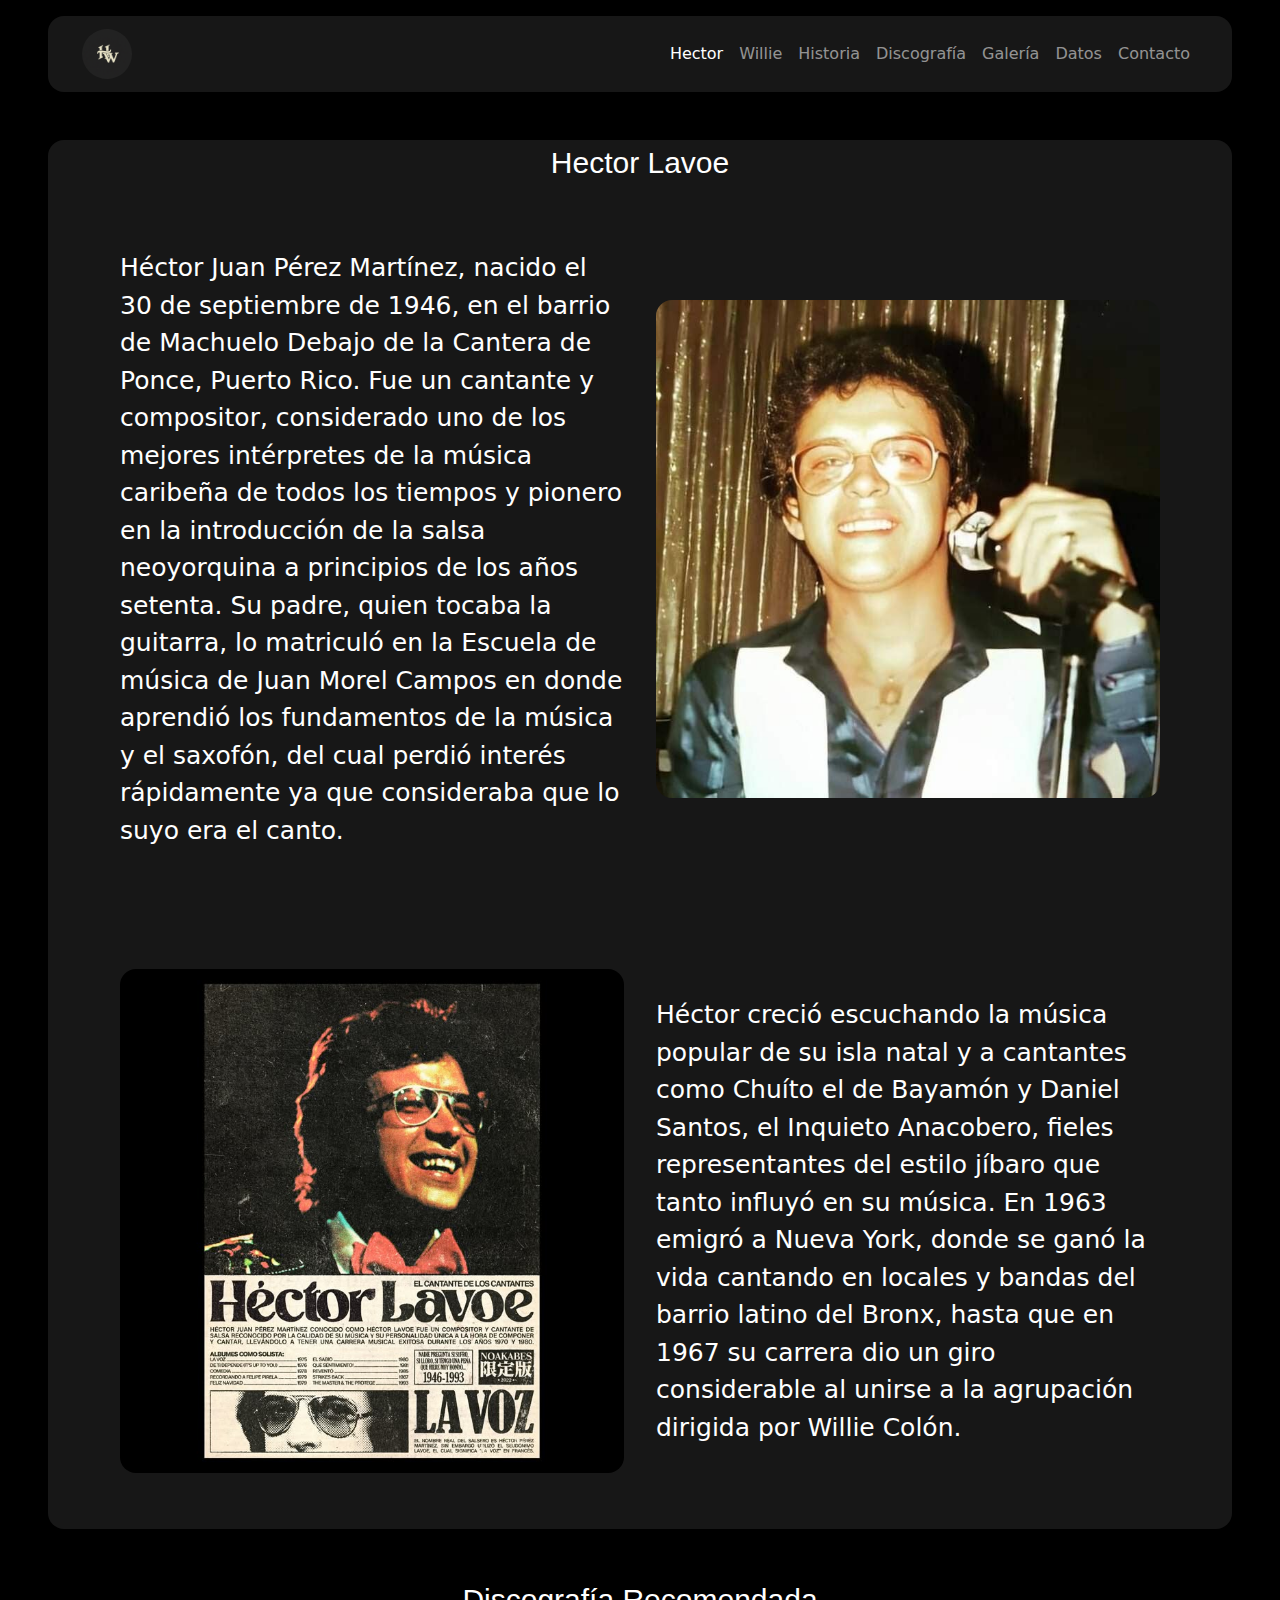
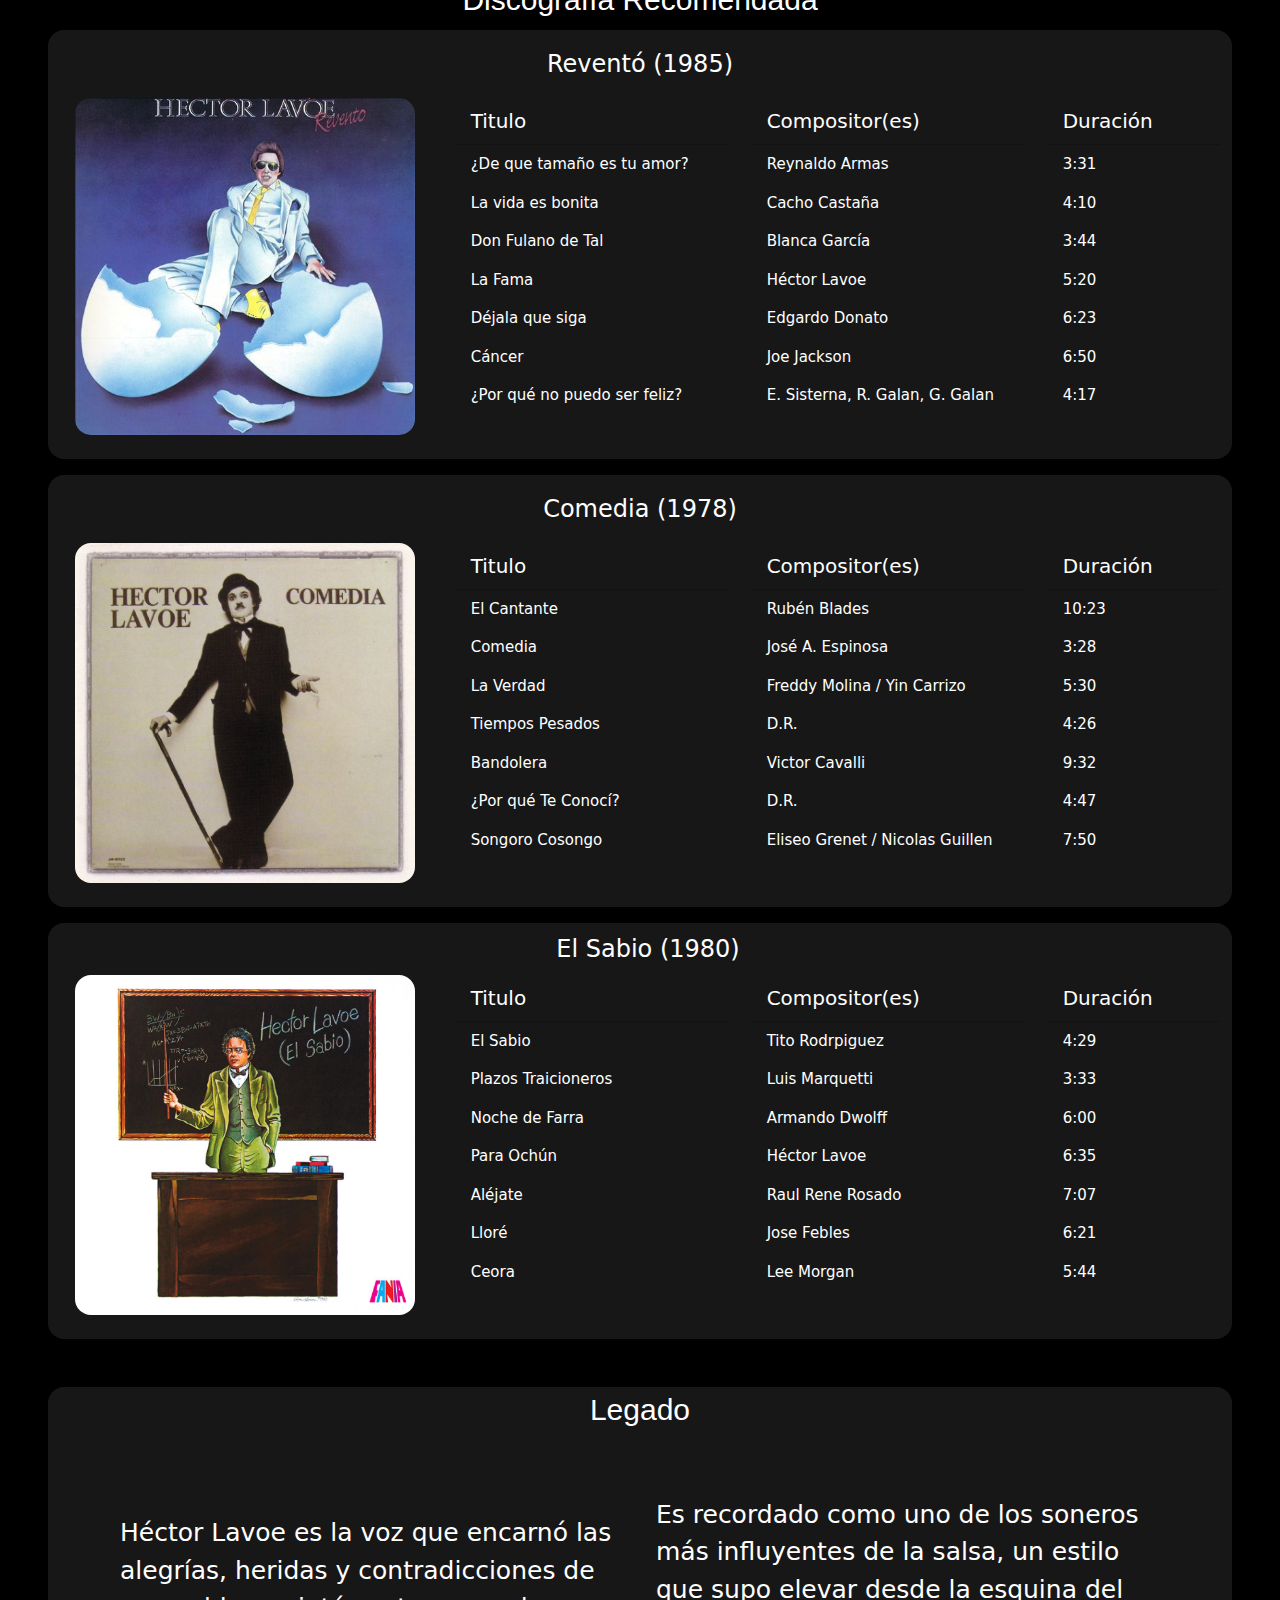
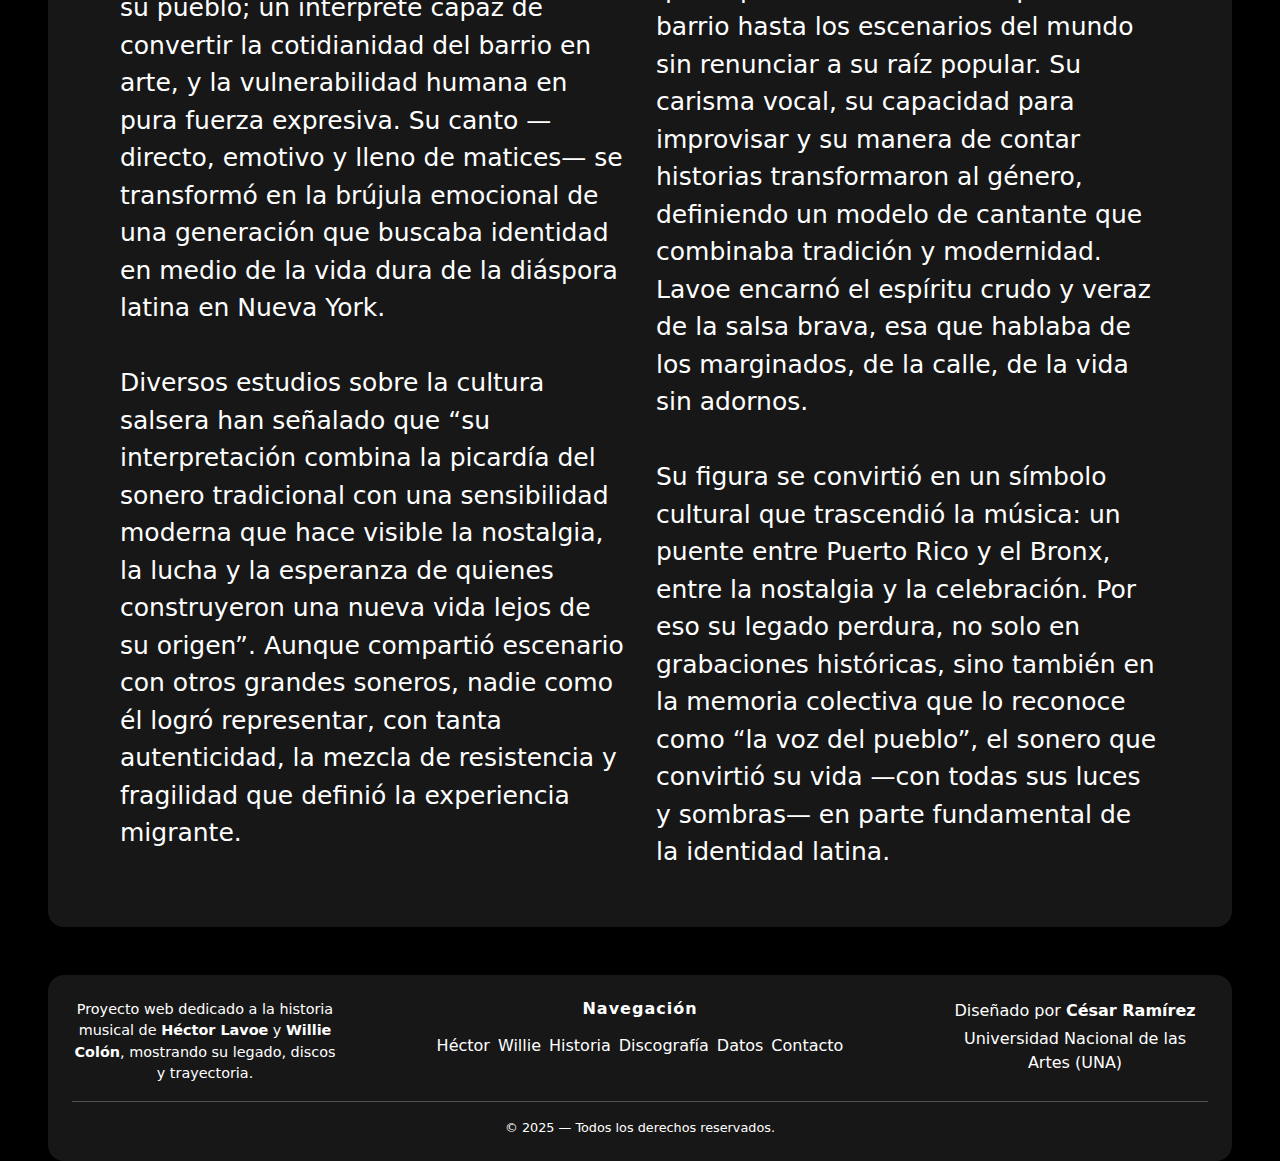
<file: hector.html>
<!DOCTYPE html>
<html lang="en">
<head>
    <meta charset="UTF-8">
    <meta name="viewport" content="width=device-width, initial-scale=1.0">
    <title>Hector</title>

    <link href="https://cdn.jsdelivr.net/npm/bootstrap@5.3.8/dist/css/bootstrap.min.css" rel="stylesheet">
    <link rel="stylesheet" href="css/estilos.css">

    <link rel="preconnect" href="https://fonts.googleapis.com">
    <link rel="preconnect" href="https://fonts.gstatic.com" crossorigin>
    <link href="https://fonts.googleapis.com/css2?family=Holtwood+One+SC&family=Plaster&display=swap" rel="stylesheet">
</head>

<body class="m-0 p-0">

<nav class="navbar navbar-expand-lg bg-body-tertiar mx-auto mb-4 mt-3 rounded-4" id="cajascolor" data-bs-theme="dark">
  <div class="container">
    <a class="navbar-brand" href="index.html">
        <img src="imagenes/logo.png" alt="Bootstrap" width="50" height="50" class="rounded-circle">
    </a>
    <button class="navbar-toggler" type="button" data-bs-toggle="collapse" data-bs-target="#navbarNav" aria-controls="navbarNav" aria-expanded="false" aria-label="Toggle navigation">
      <span class="navbar-toggler-icon"></span>
    </button>
    <div class="collapse navbar-collapse" id="navbarNav">
      
        <ul class="navbar-nav ms-auto">
        <li class="nav-item active" aria-current="page"><a class="nav-link active" href="hector.html">Hector</a></li>
        <li class="nav-item"><a class="nav-link" href="willie.html">Willie</a></li>
        <li class="nav-item"><a class="nav-link" href="historiaduo.html">Historia</a></li>
        <li class="nav-item"><a class="nav-link" href="discografia.html">Discografía</a></li>
        <li class="nav-item"><a class="nav-link" href="galeria.html">Galería</a></li>
        <li class="nav-item"><a class="nav-link" href="datos.html">Datos</a></li>
        <li class="nav-item"><a class="nav-link" href="contacto.html">Contacto</a></li>
      </ul>

    </div>
  </div>
</nav>


<!-- HECTOR LAVOE -->
<div class="container-fluid mt-2 mt-md-5 mx-auto px-0 rounded-4" id="cajascolor">

  <!-- Título -->
  <div class="row m-0">
    <div class="col-12 text-center" id="letratitulo">Hector Lavoe</div>
  </div>

  <!-- Primer bloque -->
  <div class="row p-1 m-2 p-md-5">
    <div class="col-12 my-3 mx-0 p-0 col-md-6 my-md-2 d-flex align-items-center justify-content-center px-md-3" id="letracajas">
      Héctor Juan Pérez Martínez, nacido el 30 de septiembre de 1946, en el barrio de Machuelo Debajo de la Cantera de Ponce, Puerto Rico. Fue un cantante y compositor, considerado uno de los mejores intérpretes de la música caribeña de todos los tiempos y pionero en la introducción de la salsa neoyorquina a principios de los años setenta. Su padre, quien tocaba la guitarra, lo matriculó en la Escuela de música de Juan Morel Campos en donde aprendió los fundamentos de la música y el saxofón, del cual perdió interés rápidamente ya que consideraba que lo suyo era el canto.
    </div>

    <div class="col-12 my-3 mx-0 p-0 col-md-6 my-md-2 d-flex align-items-center justify-content-center px-md-3">
      <img src="imagenes/hector4.jpg" width="550" class="img-fluid rounded-4" alt="">
    </div>
  </div>

  <!-- Segundo bloque -->
  <div class="row p-1 m-2 p-md-5">

    <div class="col-12 my-3 mx-0 p-0 col-md-6 my-md-2 d-flex align-items-center justify-content-center px-md-3">
      <img src="imagenes/hector5.jpg" width="550" class="img-fluid rounded-4" alt="">
    </div>

    <div class="col-12 my-3 mx-0 p-0 col-md-6 my-md-2 d-flex align-items-center justify-content-center px-md-3" id="letracajas">
      Héctor creció escuchando la música popular de su isla natal y a cantantes como Chuíto el de Bayamón y Daniel Santos, el Inquieto Anacobero, fieles representantes del estilo jíbaro que tanto influyó en su música. En 1963 emigró a Nueva York, donde se ganó la vida cantando en locales y bandas del barrio latino del Bronx, hasta que en 1967 su carrera dio un giro considerable al unirse a la agrupación dirigida por Willie Colón.
    </div>
  </div>

</div>


<!-- DISCOGRAFÍA RECOMENDADA -->
<div class="container-fluid mt-5 text-center" id="cajas">
  
  <div class="row">
    <div class="col-12 text-center" id="letratitulo">Discografía Recomendada</div>
  </div>

  <!-- PRIMERA TARJETA DISCOGRAFICA -->
  <div class="row mt-2 rounded-4" id="tarjetasdiscografia">
    
    <div class="col-12 text-center my-3 fs-4 text-white">Reventó (1985)</div>

    <div class="col-12 col-md-4 mb-4">
      <img src="imagenes/revento.jpg" width="340" class="img-fluid rounded-4" alt="">
    </div>

    <div class="col-12 col-md-3 text-center text-md-start mb-2">
      <div class="card card-dark" >
        <div class="card-header fs-5">Titulo</div>
        
        <ul class="list-group list-group-flush mi-lista">
          <li class="list-group-item">¿De que tamaño es tu amor?</li>
          <li class="list-group-item">La vida es bonita</li>
          <li class="list-group-item">Don Fulano de Tal</li>
          <li class="list-group-item">La Fama</li>
          <li class="list-group-item">Déjala que siga</li>
          <li class="list-group-item">Cáncer</li>
          <li class="list-group-item">¿Por qué no puedo ser feliz?</li>
        </ul>

      </div>
    </div>

    <div class="col-12 col-md-3 d-none d-md-block text-start">
      <div class="card card-dark" >
        <div class="card-header fs-5">Compositor(es) </div>
        
        <ul class="list-group list-group-flush">
          <li class="list-group-item">Reynaldo Armas</li>
          <li class="list-group-item">Cacho Castaña</li>
          <li class="list-group-item">Blanca García</li>
          <li class="list-group-item">Héctor Lavoe</li>
          <li class="list-group-item">Edgardo Donato</li>
          <li class="list-group-item">Joe Jackson</li>
          <li class="list-group-item">E. Sisterna, R. Galan, G. Galan</li>
        </ul>

      </div>
    </div>

    <div class="col-12 col-md-2 d-none d-md-block text-start">
      <div class="card card-dark" >
        <div class="card-header fs-5">Duración</div>
        
        <ul class="list-group list-group-flush">
          <li class="list-group-item">3:31</li>
          <li class="list-group-item">4:10</li>
          <li class="list-group-item">3:44</li>
          <li class="list-group-item">5:20</li>
          <li class="list-group-item">6:23</li>
          <li class="list-group-item">6:50</li>
          <li class="list-group-item">4:17</li>
        </ul>

      </div>
    </div>
  </div>

  <!-- SEGUNDA TARJETA DISCOGRAFICA -->
  <div class="row mt-3 rounded-4" id="tarjetasdiscografia">
    
    <div class="col-12 text-center my-3 fs-4 text-white">Comedia (1978)</div>

    <div class="col-12 col-md-4 mb-4">
      <img src="imagenes/comedia.jpg" width="340" class="img-fluid rounded-4" alt="">
    </div>

    <div class="col-12 col-md-3 text-center text-md-start mb-2">
      <div class="card card-dark" >
        <div class="card-header fs-5">Titulo</div>
        
        <ul class="list-group list-group-flush mi-lista">
          <li class="list-group-item">El Cantante</li>
          <li class="list-group-item">Comedia</li>
          <li class="list-group-item">La Verdad</li>
          <li class="list-group-item">Tiempos Pesados</li>
          <li class="list-group-item">Bandolera</li>
          <li class="list-group-item">¿Por qué Te Conocí?</li>
          <li class="list-group-item">Songoro Cosongo</li>
        </ul>

      </div>
    </div>

    <div class="col-12 col-md-3 d-none d-md-block text-start">
      <div class="card card-dark" >
        <div class="card-header fs-5">Compositor(es) </div>
        
        <ul class="list-group list-group-flush">
          <li class="list-group-item">Rubén Blades</li>
          <li class="list-group-item">José A. Espinosa</li>
          <li class="list-group-item">Freddy Molina / Yin Carrizo</li>
          <li class="list-group-item">D.R.</li>
          <li class="list-group-item">Victor Cavalli</li>
          <li class="list-group-item">D.R.</li>
          <li class="list-group-item">Eliseo Grenet / Nicolas Guillen</li>
        </ul>

      </div>
    </div>

    <div class="col-12 col-md-2 d-none d-md-block text-start">
      <div class="card card-dark" >
        <div class="card-header fs-5">Duración</div>
        
        <ul class="list-group list-group-flush">
          <li class="list-group-item">10:23</li>
          <li class="list-group-item">3:28</li>
          <li class="list-group-item">5:30</li>
          <li class="list-group-item">4:26</li>
          <li class="list-group-item">9:32</li>
          <li class="list-group-item">4:47</li>
          <li class="list-group-item">7:50</li>
        </ul>

      </div>
    </div>
  </div>

  <!-- TERCERA TARJETA DISCOGRAFICA -->
  <div class="row mt-3 rounded-4" id="tarjetasdiscografia">
    
    <div class="col-12 text-center m-2 fs-4 text-white">El Sabio (1980)</div>

    <div class="col-12 col-md-4 mb-4">
      <img src="imagenes/elsabio.png" width="340" class="img-fluid rounded-4" alt="">
    </div>

    <div class="col-12 col-md-3 text-center text-md-start mb-2">
      <div class="card card-dark" >
        <div class="card-header fs-5">Titulo</div>
        
        <ul class="list-group list-group-flush mi-lista">
          <li class="list-group-item">El Sabio</li>
          <li class="list-group-item">Plazos Traicioneros</li>
          <li class="list-group-item">Noche de Farra</li>
          <li class="list-group-item">Para Ochún</li>
          <li class="list-group-item">Aléjate</li>
          <li class="list-group-item">Lloré</li>
          <li class="list-group-item">Ceora</li>
        </ul>

      </div>
    </div>

    <div class="col-12 col-md-3 d-none d-md-block text-start">
      <div class="card card-dark" >
        <div class="card-header fs-5">Compositor(es) </div>
        
        <ul class="list-group list-group-flush">
          <li class="list-group-item">Tito Rodrpiguez</li>
          <li class="list-group-item">Luis Marquetti</li>
          <li class="list-group-item">Armando Dwolff</li>
          <li class="list-group-item">Héctor Lavoe</li>
          <li class="list-group-item">Raul Rene Rosado</li>
          <li class="list-group-item">Jose Febles</li>
          <li class="list-group-item">Lee Morgan</li>
        </ul>

      </div>
    </div>

    <div class="col-12 col-md-2 d-none d-md-block text-start">
      <div class="card card-dark" >
        <div class="card-header fs-5">Duración</div>
        
        <ul class="list-group list-group-flush">
          <li class="list-group-item">4:29</li>
          <li class="list-group-item">3:33</li>
          <li class="list-group-item">6:00</li>
          <li class="list-group-item">6:35</li>
          <li class="list-group-item">7:07</li>
          <li class="list-group-item">6:21</li>
          <li class="list-group-item">5:44</li>
        </ul>

      </div>
    </div>
  </div>

</div>


<!-- Legado -->
<div class="container-fluid mt-5 mx-auto px-0 rounded-4" id="cajascolor">
  <div class="row m-0">
    <div class="col-12 text-center" id="letratitulo">Legado</div>
  </div>

  <div class="row p-1 m-2 p-md-5">
   <div class="col-12 my-3 mx-0 p-0 col-md-6 my-md-2 d-flex align-items-center justify-content-center px-md-3" id="letracajas">
      Héctor Lavoe es la voz que encarnó las alegrías, heridas y contradicciones de su pueblo; un intérprete capaz de convertir la cotidianidad del barrio en arte, y la vulnerabilidad humana en pura fuerza expresiva. Su canto —directo, emotivo y lleno de matices— se transformó en la brújula emocional de una generación que buscaba identidad en medio de la vida dura de la diáspora latina en Nueva York.
      <br><br>
      Diversos estudios sobre la cultura salsera han señalado que “su interpretación combina la picardía del sonero tradicional con una sensibilidad moderna que hace visible la nostalgia, la lucha y la esperanza de quienes construyeron una nueva vida lejos de su origen”. Aunque compartió escenario con otros grandes soneros, nadie como él logró representar, con tanta autenticidad, la mezcla de resistencia y fragilidad que definió la experiencia migrante.
   </div>
      <div class="col-12 my-3 mx-0 p-0 col-md-6 my-md-2 d-flex align-items-center justify-content-center px-md-3" id="letracajas">
      Es recordado como uno de los soneros más influyentes de la salsa, un estilo que supo elevar desde la esquina del barrio hasta los escenarios del mundo sin renunciar a su raíz popular. Su carisma vocal, su capacidad para improvisar y su manera de contar historias transformaron al género, definiendo un modelo de cantante que combinaba tradición y modernidad. Lavoe encarnó el espíritu crudo y veraz de la salsa brava, esa que hablaba de los marginados, de la calle, de la vida sin adornos.
        <br><br>
      Su figura se convirtió en un símbolo cultural que trascendió la música: un puente entre Puerto Rico y el Bronx, entre la nostalgia y la celebración. Por eso su legado perdura, no solo en grabaciones históricas, sino también en la memoria colectiva que lo reconoce como “la voz del pueblo”, el sonero que convirtió su vida —con todas sus luces y sombras— en parte fundamental de la identidad latina.
      </div>
  </div>
  
</div>

<!-- FOOTER -->
<footer class="container-fluid mx-auto mt-5 p-4 rounded-4" id="cajascolor" data-bs-theme="dark">

  <div class="row gy-4">

    <div class="col-12 col-md-3 text-center">
      <p class="m-0" style="font-size: 0.9rem;">
        Proyecto web dedicado a la historia musical de <strong>Héctor Lavoe</strong> y <strong>Willie Colón</strong>,
        mostrando su legado, discos y trayectoria.
      </p>
    </div>

    <div class="col-12 col-md-6 text-center">
      <h6 class="fw-bold mb-3" style="letter-spacing: 1px;">Navegación</h6>
      <ul class="list-unstyled d-flex flex-column flex-md-row justify-content-center gap-2 m-0 p-0">
        <li><a class="nav-link p-0" href="hector.html">Héctor</a></li>
        <li><a class="nav-link p-0" href="willie.html">Willie</a></li>
        <li><a class="nav-link p-0" href="historiaduo.html">Historia</a></li>
        <li><a class="nav-link p-0" href="discografia.html">Discografía</a></li>
        <li><a class="nav-link p-0" href="#">Datos</a></li>
        <li><a class="nav-link p-0" href="#">Contacto</a></li>
      </ul>
    </div>

    <div class="col-12 col-md-3 text-center">
      <p class="m-0">Diseñado por <strong>César Ramírez</strong></p>
      <a href="https://www.una.edu.ar/" target="_blank" class="nav-link p-0 mt-1">
        Universidad Nacional de las Artes (UNA)
      </a>
    </div>

  </div>

  <hr class="my-3">

  <div class="text-center" style="font-size: 0.8rem;">
    © 2025 — Todos los derechos reservados.
  </div>

</footer>



<script src="https://cdn.jsdelivr.net/npm/bootstrap@5.3.8/dist/js/bootstrap.bundle.min.js"></script>
</body>
</html>
</file>
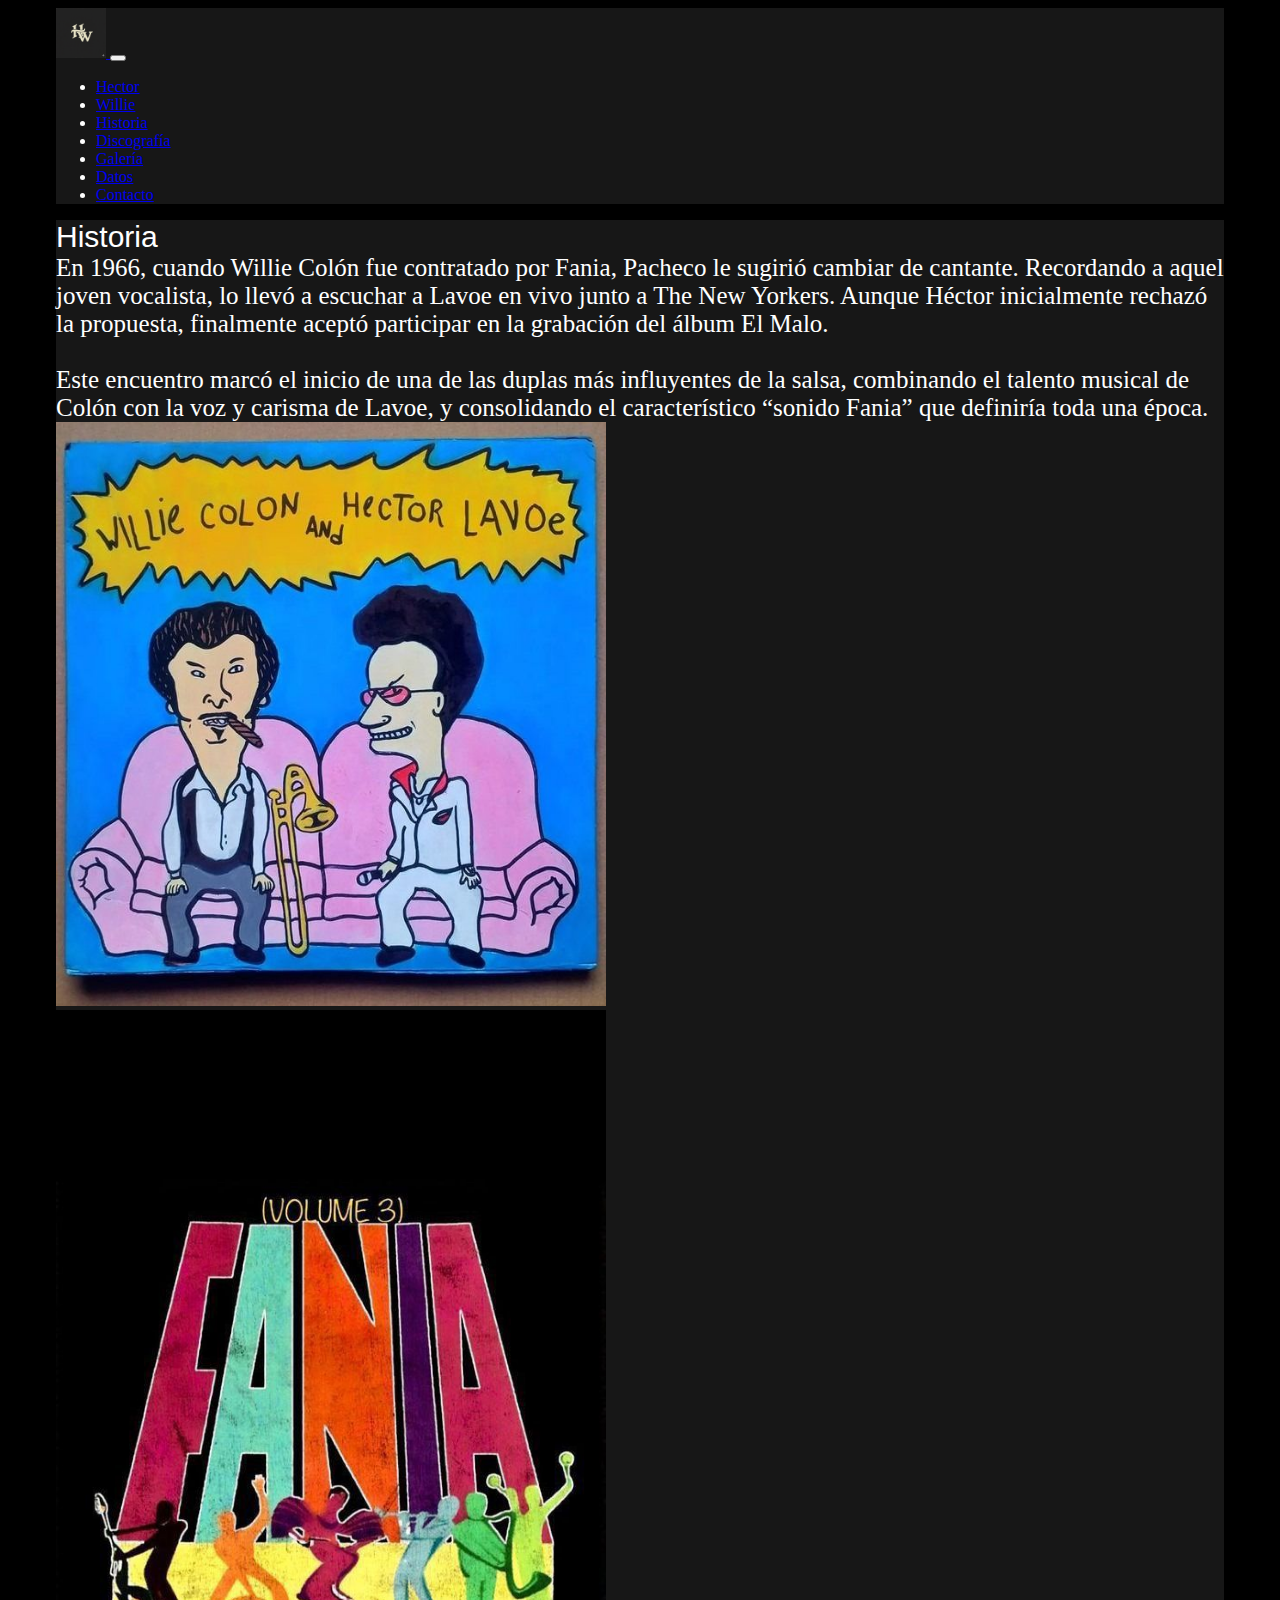
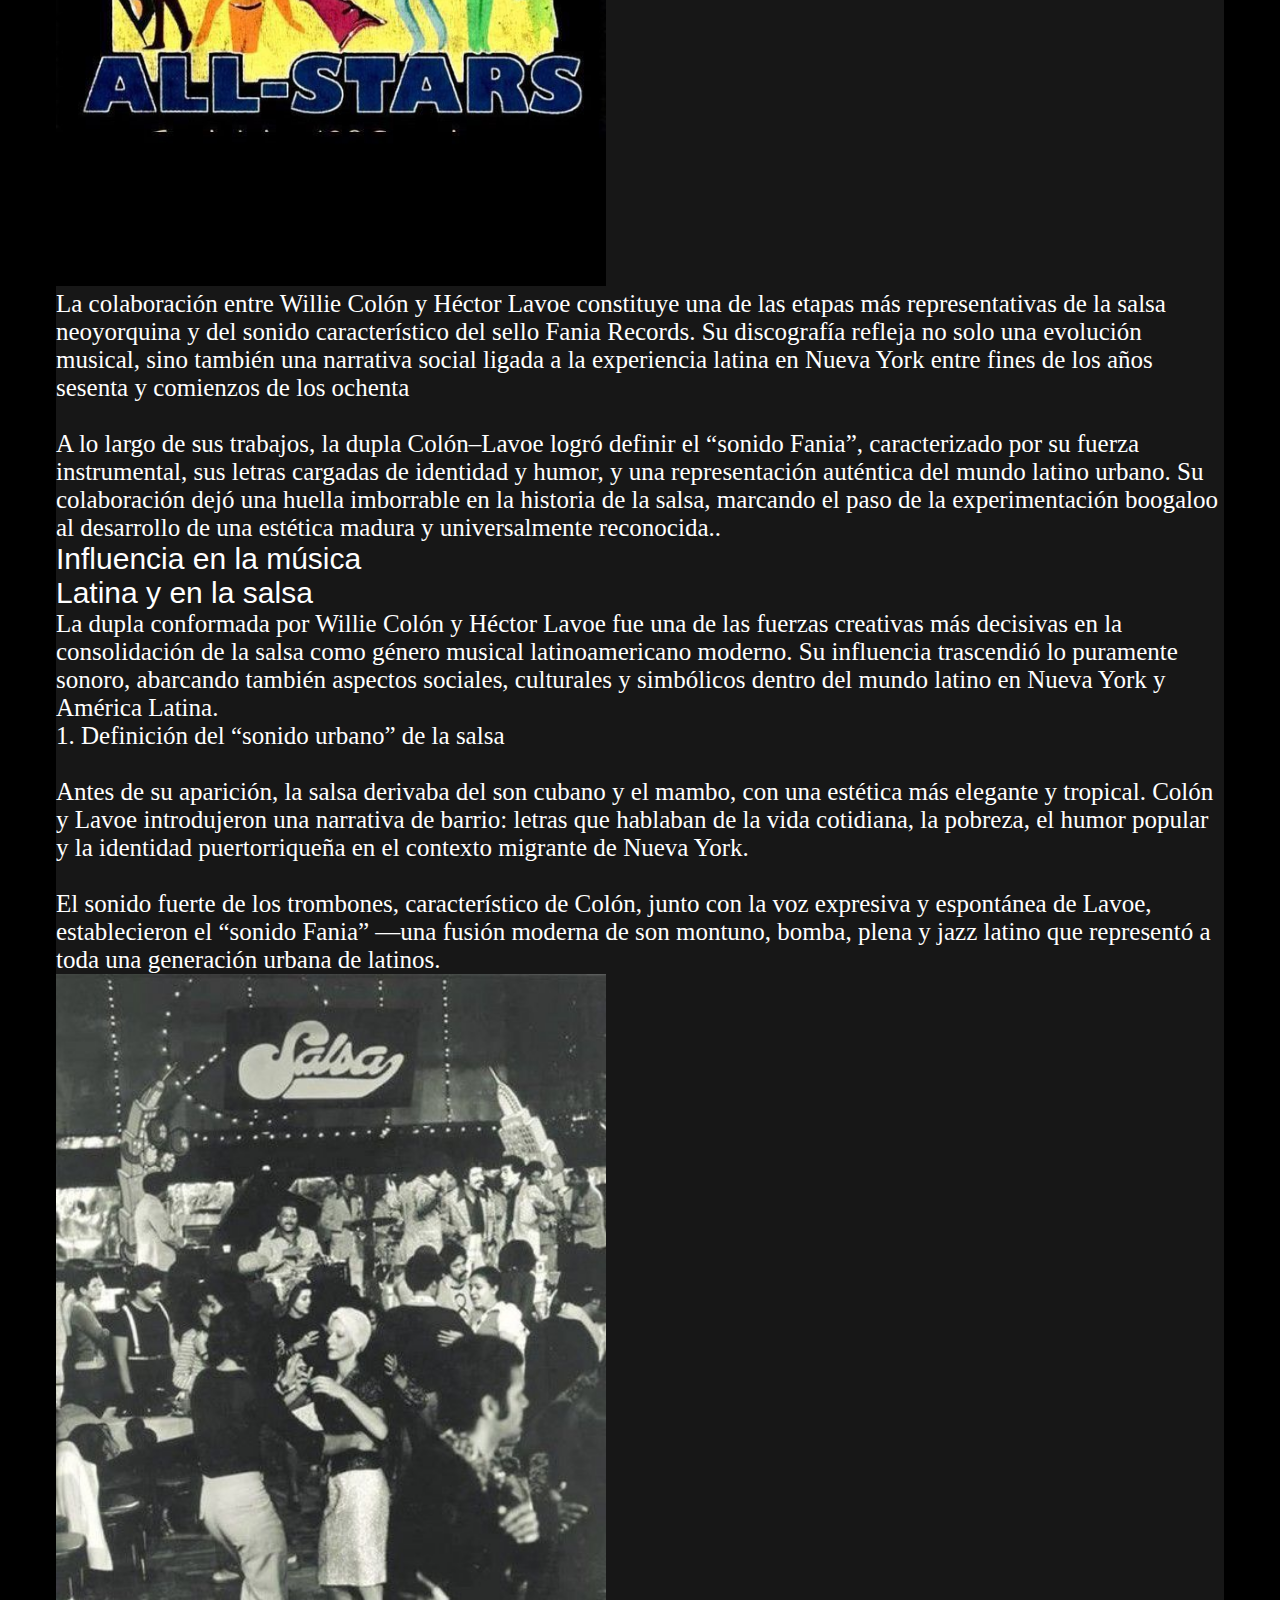
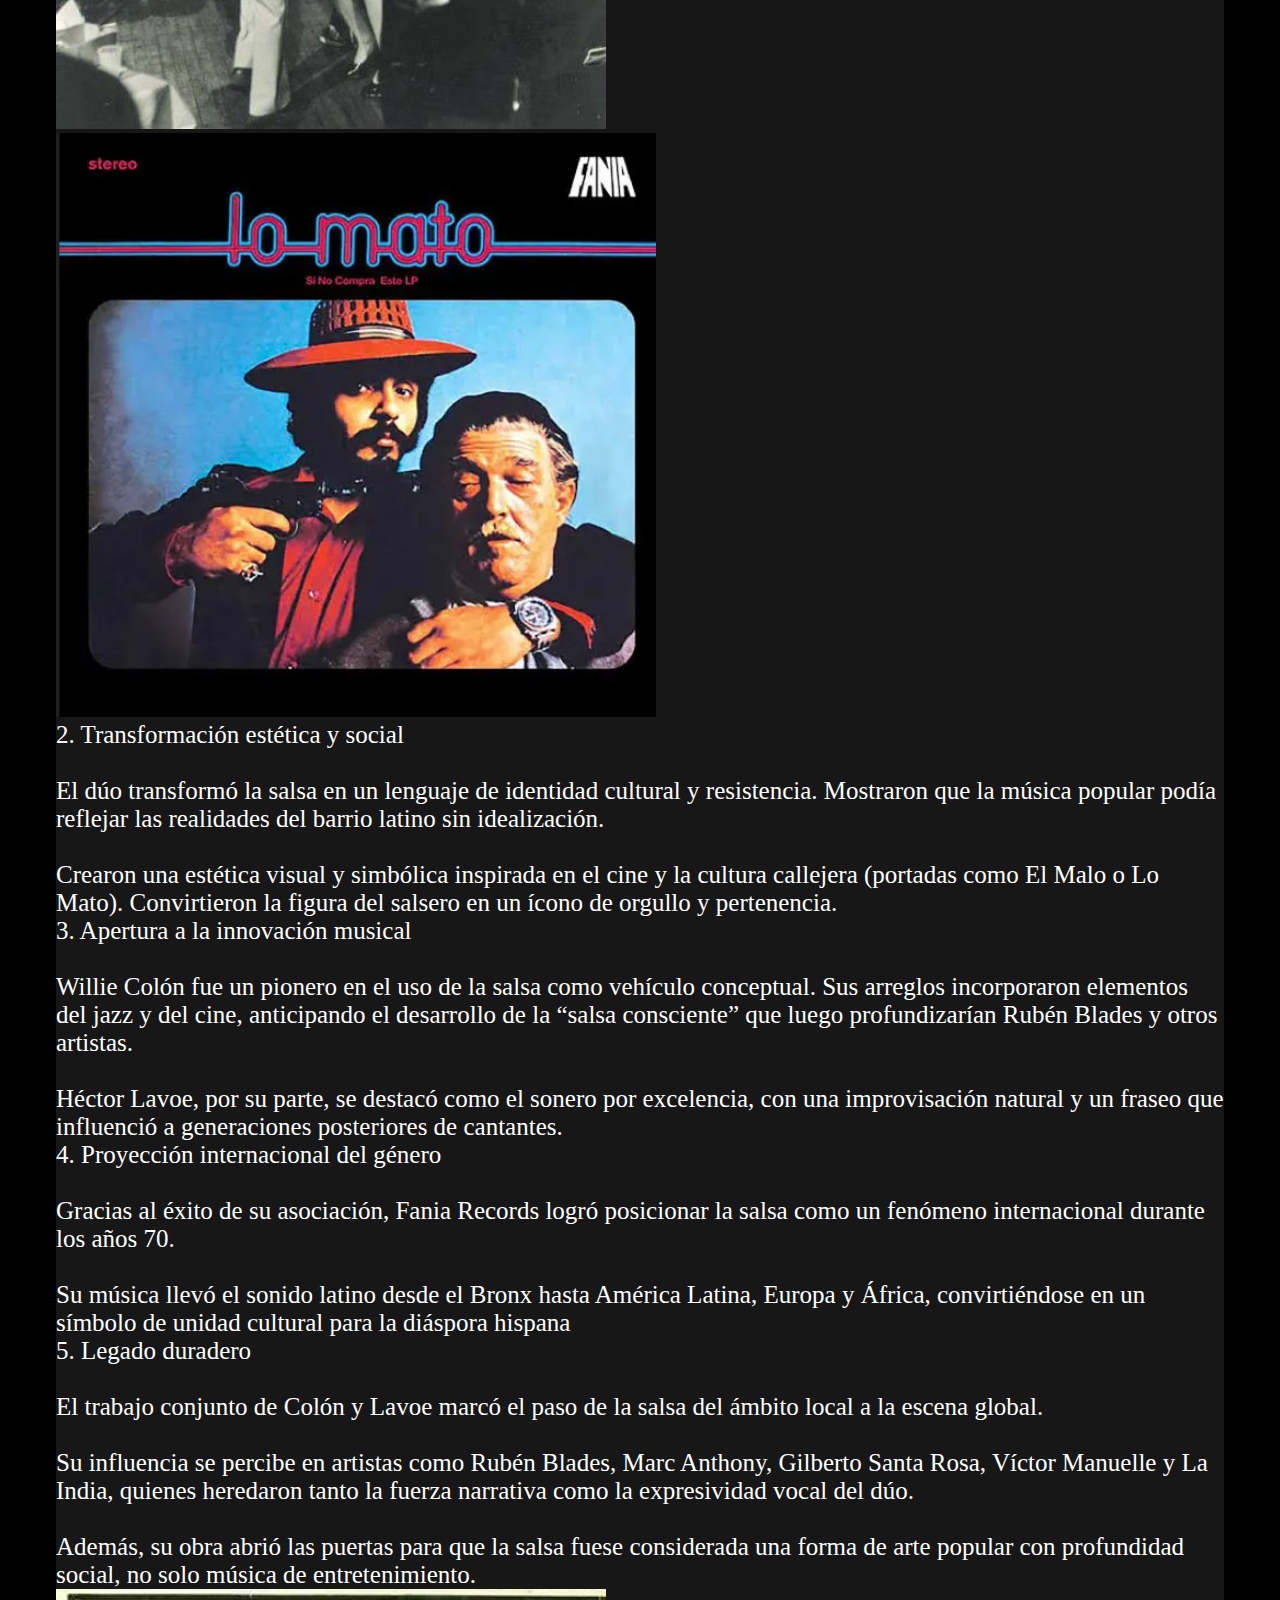
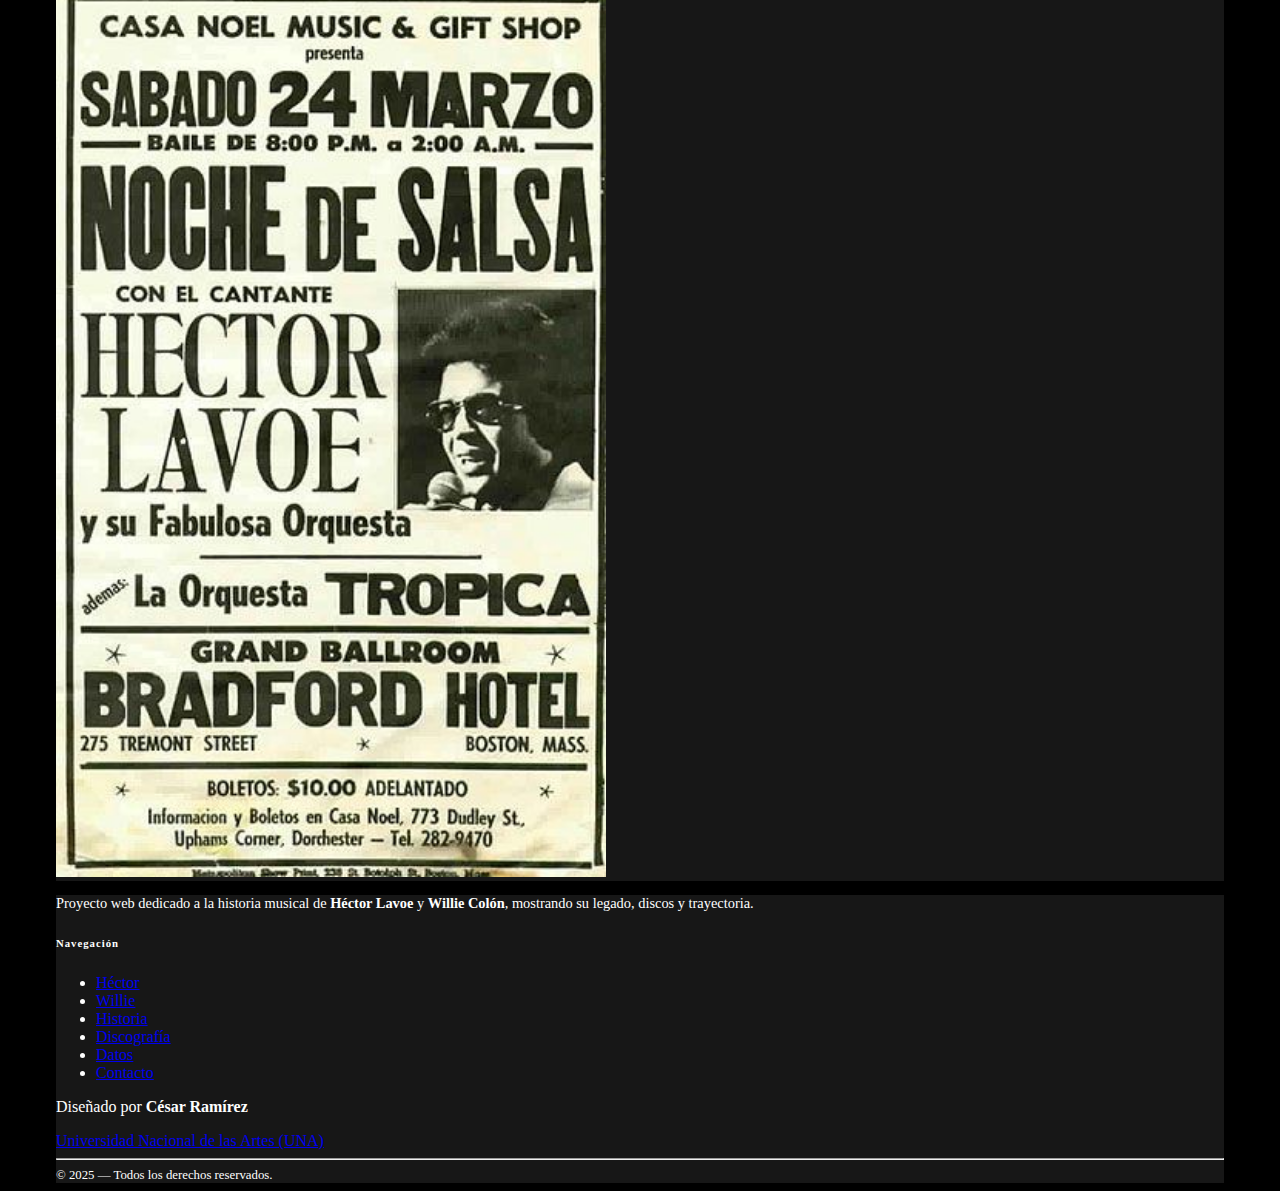
<file: historiaduo.html>
<!DOCTYPE html>
<html lang="en">
<head>
    <meta charset="UTF-8">
    <meta name="viewport" content="width=device-width, initial-scale=1.0">
    <title>Historia</title>
    <link href="https://cdn.jsdelivr.net/npm/bootstrap@5.3.8/dist/css/bootstrap.min.css" rel="stylesheet" integrity="sha384-sRIl4kxILFvY47J16cr9ZwB07vP4J8+LH7qKQnuqkuIAvNWLzeN8tE5YBujZqJLB" crossorigin="anonymous">
    <link rel="stylesheet" href="css/estilos.css">
    <link rel="preconnect" href="https://fonts.googleapis.com">
    <link rel="preconnect" href="https://fonts.gstatic.com" crossorigin>
    <link href="https://fonts.googleapis.com/css2?family=Holtwood+One+SC&family=Plaster&display=swap" rel="stylesheet">
</head>
<body class="m-0 p-0">

<nav class="navbar navbar-expand-lg bg-body-tertiar mx-auto mb-4 mt-3 rounded-4" id="cajascolor" data-bs-theme="dark">
  <div class="container">
    <a class="navbar-brand" href="index.html">
        <img src="imagenes/logo.png" alt="Bootstrap" width="50" height="50" class="rounded-circle">
    </a>
    <button class="navbar-toggler" type="button" data-bs-toggle="collapse" data-bs-target="#navbarNav" aria-controls="navbarNav" aria-expanded="false" aria-label="Toggle navigation">
      <span class="navbar-toggler-icon"></span>
    </button>
    <div class="collapse navbar-collapse" id="navbarNav">
      
        <ul class="navbar-nav ms-auto">
        <li class="nav-item"><a class="nav-link" href="hector.html">Hector</a></li>
        <li class="nav-item"><a class="nav-link" href="willie.html">Willie</a></li>
        <li class="nav-item active" aria-current="page"><a class="nav-link active" href="historiaduo.html">Historia</a></li>
        <li class="nav-item"><a class="nav-link" href="discografia.html">Discografía</a></li>
        <li class="nav-item"><a class="nav-link" href="galeria.html">Galería</a></li>
        <li class="nav-item"><a class="nav-link" href="datos.html">Datos</a></li>
        <li class="nav-item"><a class="nav-link" href="contacto.html">Contacto</a></li>
      </ul>

    </div>
  </div>
</nav>


<!-- Historia -->
<div class="container-fluid mt-2 mt-md-5 mx-auto px-0 rounded-4" id="cajascolor">

  <!-- Título del bloque -->
  <div class="row m-0">
    <div class="col-12 text-center" id="letratitulo">Historia</div>
  </div>

  <!-- Primer bloque -->
  <div class="row p-1 m-2 p-md-5 ">
    <div class="col-12 my-3 mx-0 p-0 col-md-6 my-md-2 d-flex align-items-center justify-content-center px-md-3" id="letracajas">
    En 1966, cuando Willie Colón fue contratado por Fania, Pacheco le sugirió cambiar de cantante. Recordando a aquel joven vocalista, lo llevó a escuchar a Lavoe en vivo junto a The New Yorkers. Aunque Héctor inicialmente rechazó la propuesta, finalmente aceptó participar en la grabación del álbum El Malo.
    <br><br>
    Este encuentro marcó el inicio de una de las duplas más influyentes de la salsa, combinando el talento musical de Colón con la voz y carisma de Lavoe, y consolidando el característico “sonido Fania” que definiría toda una época.
    </div>

    <div class="col-12 my-3 mx-0 p-0 col-md-6 my-md-2 d-flex align-items-center justify-content-center px-md-3">
      <img src="imagenes/caricatura.jpg" width="550" class="img-fluid rounded-4" alt="">
    </div>
  </div>

  <!-- Segundo bloque -->
  <div class="row p-1 m-2 p-md-5 ">

    <div class="col-12 my-3 mx-0 p-0 col-md-6 my-md-2 d-flex align-items-center justify-content-center px-md-3">
      <img src="imagenes/fania.jpg" width="550" class="img-fluid rounded-4" alt="">
    </div>

    <div class="col-12 my-3 mx-0 p-0 col-md-6 my-md-2 d-flex align-items-center justify-content-center px-md-3" id="letracajas">
    La colaboración entre Willie Colón y Héctor Lavoe constituye una de las etapas más representativas de la salsa neoyorquina y del sonido característico del sello Fania Records. Su discografía refleja no solo una evolución musical, sino también una narrativa social ligada a la experiencia latina en Nueva York entre fines de los años sesenta y comienzos de los ochenta
    <br><br>
    A lo largo de sus trabajos, la dupla Colón–Lavoe logró definir el “sonido Fania”, caracterizado por su fuerza instrumental, sus letras cargadas de identidad y humor, y una representación auténtica del mundo latino urbano. Su colaboración dejó una huella imborrable en la historia de la salsa, marcando el paso de la experimentación boogaloo al desarrollo de una estética madura y universalmente reconocida..
    </div>
  </div>

</div>


<!-- Influencia en la música Latina y en la salsa -->
<div class="container-fluid mt-5 mx-auto px-0 rounded-4" id="cajascolor">

  <!-- Título -->
  <div class="row m-0">
    <div class="col-12 text-center" id="letratitulo">Influencia en la música <br> Latina y en la salsa</div>
  </div>

  <div class="row p-1 m-2 p-md-5 ">
    <div class="col-12 d-flex align-items-center justify-content-center" id="letracajas">
        La dupla conformada por Willie Colón y Héctor Lavoe fue una de las fuerzas creativas más decisivas en la consolidación de la salsa como género musical latinoamericano moderno. Su influencia trascendió lo puramente sonoro, abarcando también aspectos sociales, culturales y simbólicos dentro del mundo latino en Nueva York y América Latina.
    </div>
  </div>

  <!-- Primer bloque -->
  <div class="row p-1 m-2 p-md-5 ">
    <div class="col-12 my-3 mx-0 p-0 col-md-6 my-md-2 d-flex align-items-center justify-content-center px-md-3" id="letracajas">
    1. Definición del “sonido urbano” de la salsa
    <br><br>
    Antes de su aparición, la salsa derivaba del son cubano y el mambo, con una estética más elegante y tropical. Colón y Lavoe introdujeron una narrativa de barrio: letras que hablaban de la vida cotidiana, la pobreza, el humor popular y la identidad puertorriqueña en el contexto migrante de Nueva York.
    <br><br>
    El sonido fuerte de los trombones, característico de Colón, junto con la voz expresiva y espontánea de Lavoe, establecieron el “sonido Fania” —una fusión moderna de son montuno, bomba, plena y jazz latino que representó a toda una generación urbana de latinos.
    </div>

    <div class="col-12 my-3 mx-0 p-0 col-md-6 my-md-2 d-flex align-items-center justify-content-center px-md-3">
      <img src="imagenes/baile.jpg" width="550" class="img-fluid rounded-4" alt="">
    </div>
  </div>

  <!-- Segundo bloque -->
  <div class="row p-1 m-2 p-md-5">

    <div class="col-12 my-3 mx-0 p-0 col-md-6 my-md-2 d-flex align-items-center justify-content-center px-md-3">
      <img src="imagenes/elmato.png" width="600" class="img-fluid rounded-4" alt="">
    </div>

    <div class="col-12 my-3 mx-0 p-0 col-md-6 my-md-2 d-flex align-items-center justify-content-center px-md-3" id="letracajas">
    2. Transformación estética y social
    <br><br>
    El dúo transformó la salsa en un lenguaje de identidad cultural y resistencia. Mostraron que la música popular podía reflejar las realidades del barrio latino sin idealización.
    <br><br>
Crearon una estética visual y simbólica inspirada en el cine y la cultura callejera (portadas como El Malo o Lo Mato). Convirtieron la figura del salsero en un ícono de orgullo y pertenencia.
    </div>
  </div>

  <!-- Tercer bloque -->
  <div class="row p-1 m-2 p-md-5">

    <div class="col-12 my-3 mx-0 p-0 col-md-6 my-md-2 d-flex align-items-center justify-content-center px-md-3" id="letracajas">
    3. Apertura a la innovación musical
    <br><br>
    Willie Colón fue un pionero en el uso de la salsa como vehículo conceptual. Sus arreglos incorporaron elementos del jazz y del cine, anticipando el desarrollo de la “salsa consciente” que luego profundizarían Rubén Blades y otros artistas.
    <br><br>
    Héctor Lavoe, por su parte, se destacó como el sonero por excelencia, con una improvisación natural y un fraseo que influenció a generaciones posteriores de cantantes.
    </div>

    <div class="col-12 my-3 mx-0 p-0 col-md-6 my-md-2 d-flex align-items-center justify-content-center px-md-3" id="letracajas">
    4. Proyección internacional del género
    <br><br>
    Gracias al éxito de su asociación, Fania Records logró posicionar la salsa como un fenómeno internacional durante los años 70.
    <br><br>
    Su música llevó el sonido latino desde el Bronx hasta América Latina, Europa y África, convirtiéndose en un símbolo de unidad cultural para la diáspora hispana
    </div>
  </div>

     <!-- Cuarto bloque -->
  <div class="row p-1 m-2 p-md-5">
    <div class="col-12 my-3 mx-0 p-0 col-md-6 my-md-2 d-flex align-items-center justify-content-center px-md-3" id="letracajas">
    5. Legado duradero
    <br><br>
    El trabajo conjunto de Colón y Lavoe marcó el paso de la salsa del ámbito local a la escena global.
    <br><br>
    Su influencia se percibe en artistas como Rubén Blades, Marc Anthony, Gilberto Santa Rosa, Víctor Manuelle y La India, quienes heredaron tanto la fuerza narrativa como la expresividad vocal del dúo.
    <br><br>
    Además, su obra abrió las puertas para que la salsa fuese considerada una forma de arte popular con profundidad social, no solo música de entretenimiento.
    </div>

    <div class="col-12 my-3 mx-0 p-0 col-md-6 my-md-2 d-flex align-items-center justify-content-center px-md-3">
      <img src="imagenes/poster.jpg" width="550" class="img-fluid rounded-4" alt="">
    </div>
  </div>

</div>

<!-- FOOTER -->
<footer class="container-fluid mx-auto mt-5 p-4 rounded-4" id="cajascolor" data-bs-theme="dark">

  <div class="row gy-4">

    <div class="col-12 col-md-3 text-center">
      <p class="m-0" style="font-size: 0.9rem;">
        Proyecto web dedicado a la historia musical de <strong>Héctor Lavoe</strong> y <strong>Willie Colón</strong>,
        mostrando su legado, discos y trayectoria.
      </p>
    </div>

    <div class="col-12 col-md-6 text-center">
      <h6 class="fw-bold mb-3" style="letter-spacing: 1px;">Navegación</h6>
      <ul class="list-unstyled d-flex flex-column flex-md-row justify-content-center gap-2 m-0 p-0">
        <li><a class="nav-link p-0" href="hector.html">Héctor</a></li>
        <li><a class="nav-link p-0" href="willie.html">Willie</a></li>
        <li><a class="nav-link p-0" href="historiaduo.html">Historia</a></li>
        <li><a class="nav-link p-0" href="discografia.html">Discografía</a></li>
        <li><a class="nav-link p-0" href="#">Datos</a></li>
        <li><a class="nav-link p-0" href="#">Contacto</a></li>
      </ul>
    </div>

    <div class="col-12 col-md-3 text-center">
      <p class="m-0">Diseñado por <strong>César Ramírez</strong></p>
      <a href="https://www.una.edu.ar/" target="_blank" class="nav-link p-0 mt-1">
        Universidad Nacional de las Artes (UNA)
      </a>
    </div>

  </div>

  <hr class="my-3">

  <div class="text-center" style="font-size: 0.8rem;">
    © 2025 — Todos los derechos reservados.
  </div>

</footer>

<script src="https://cdn.jsdelivr.net/npm/bootstrap@5.3.8/dist/js/bootstrap.bundle.min.js"></script>
</body>
</html>
</file>
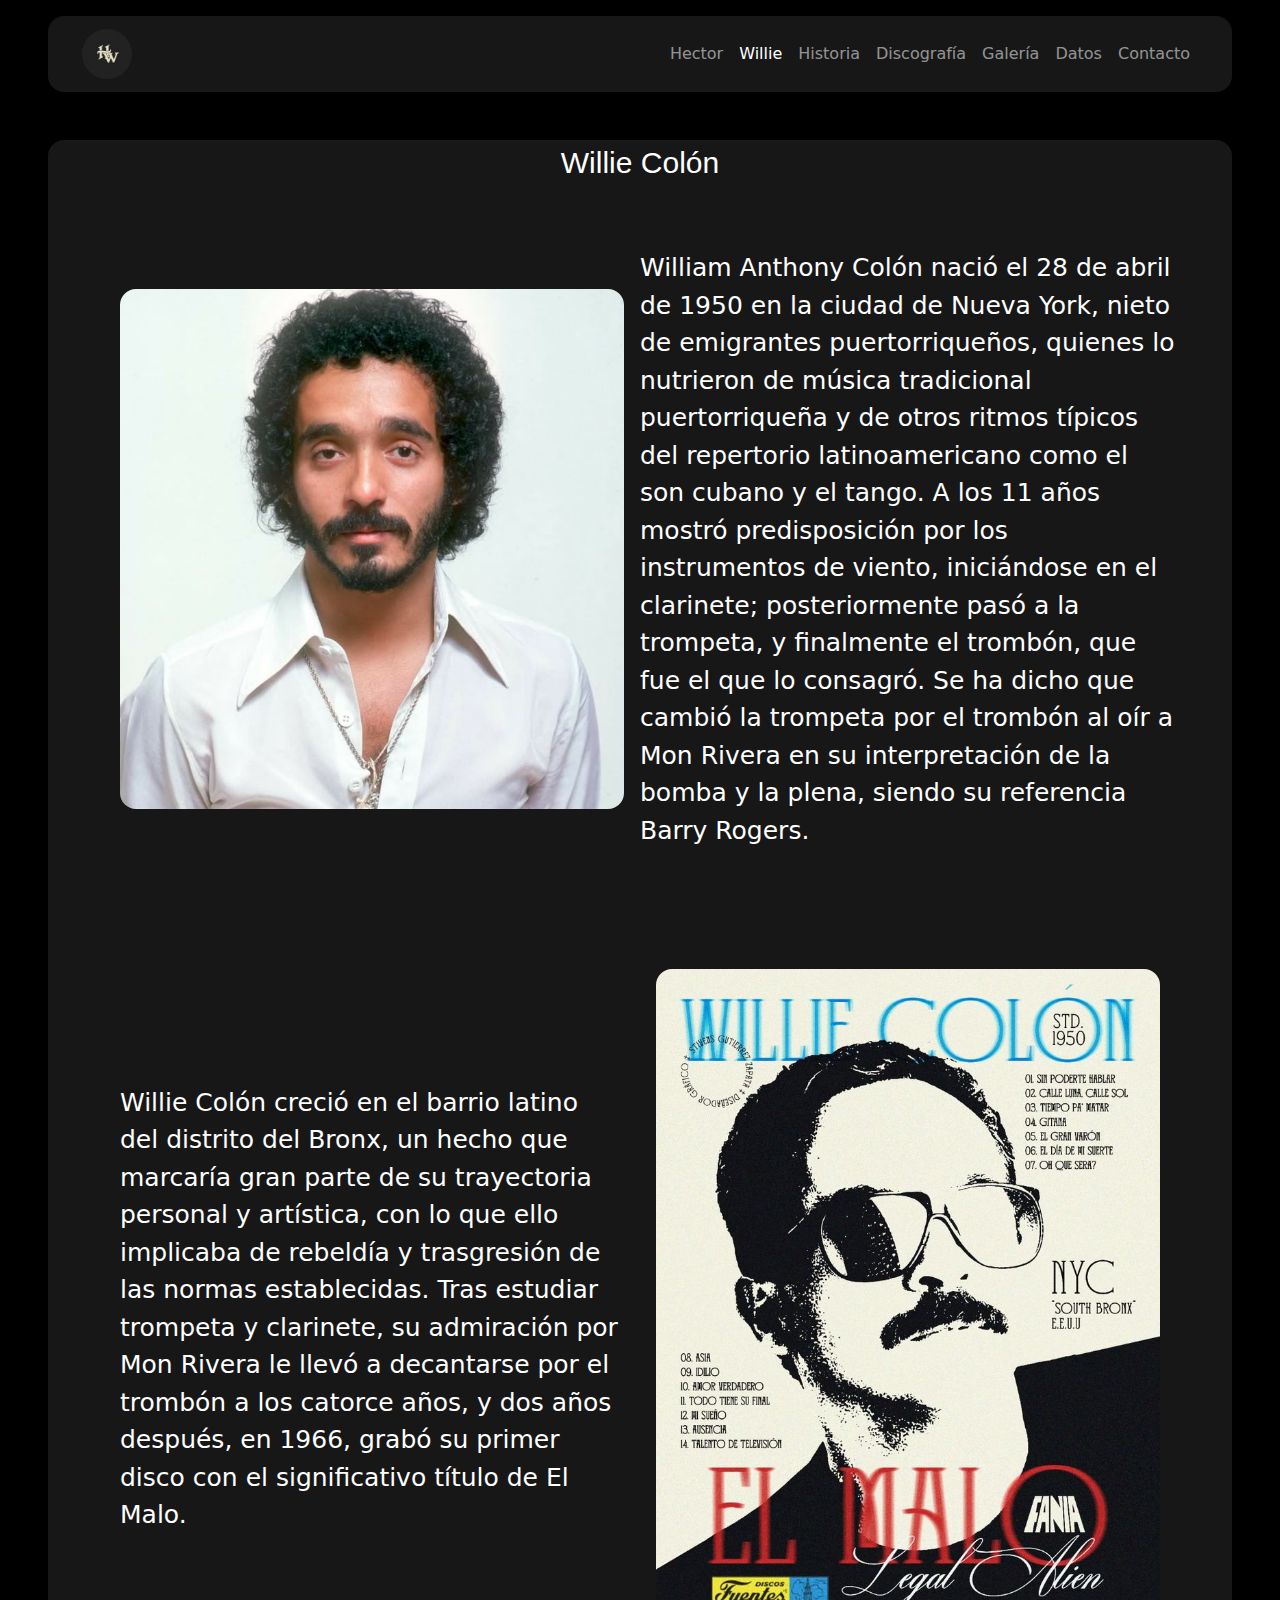
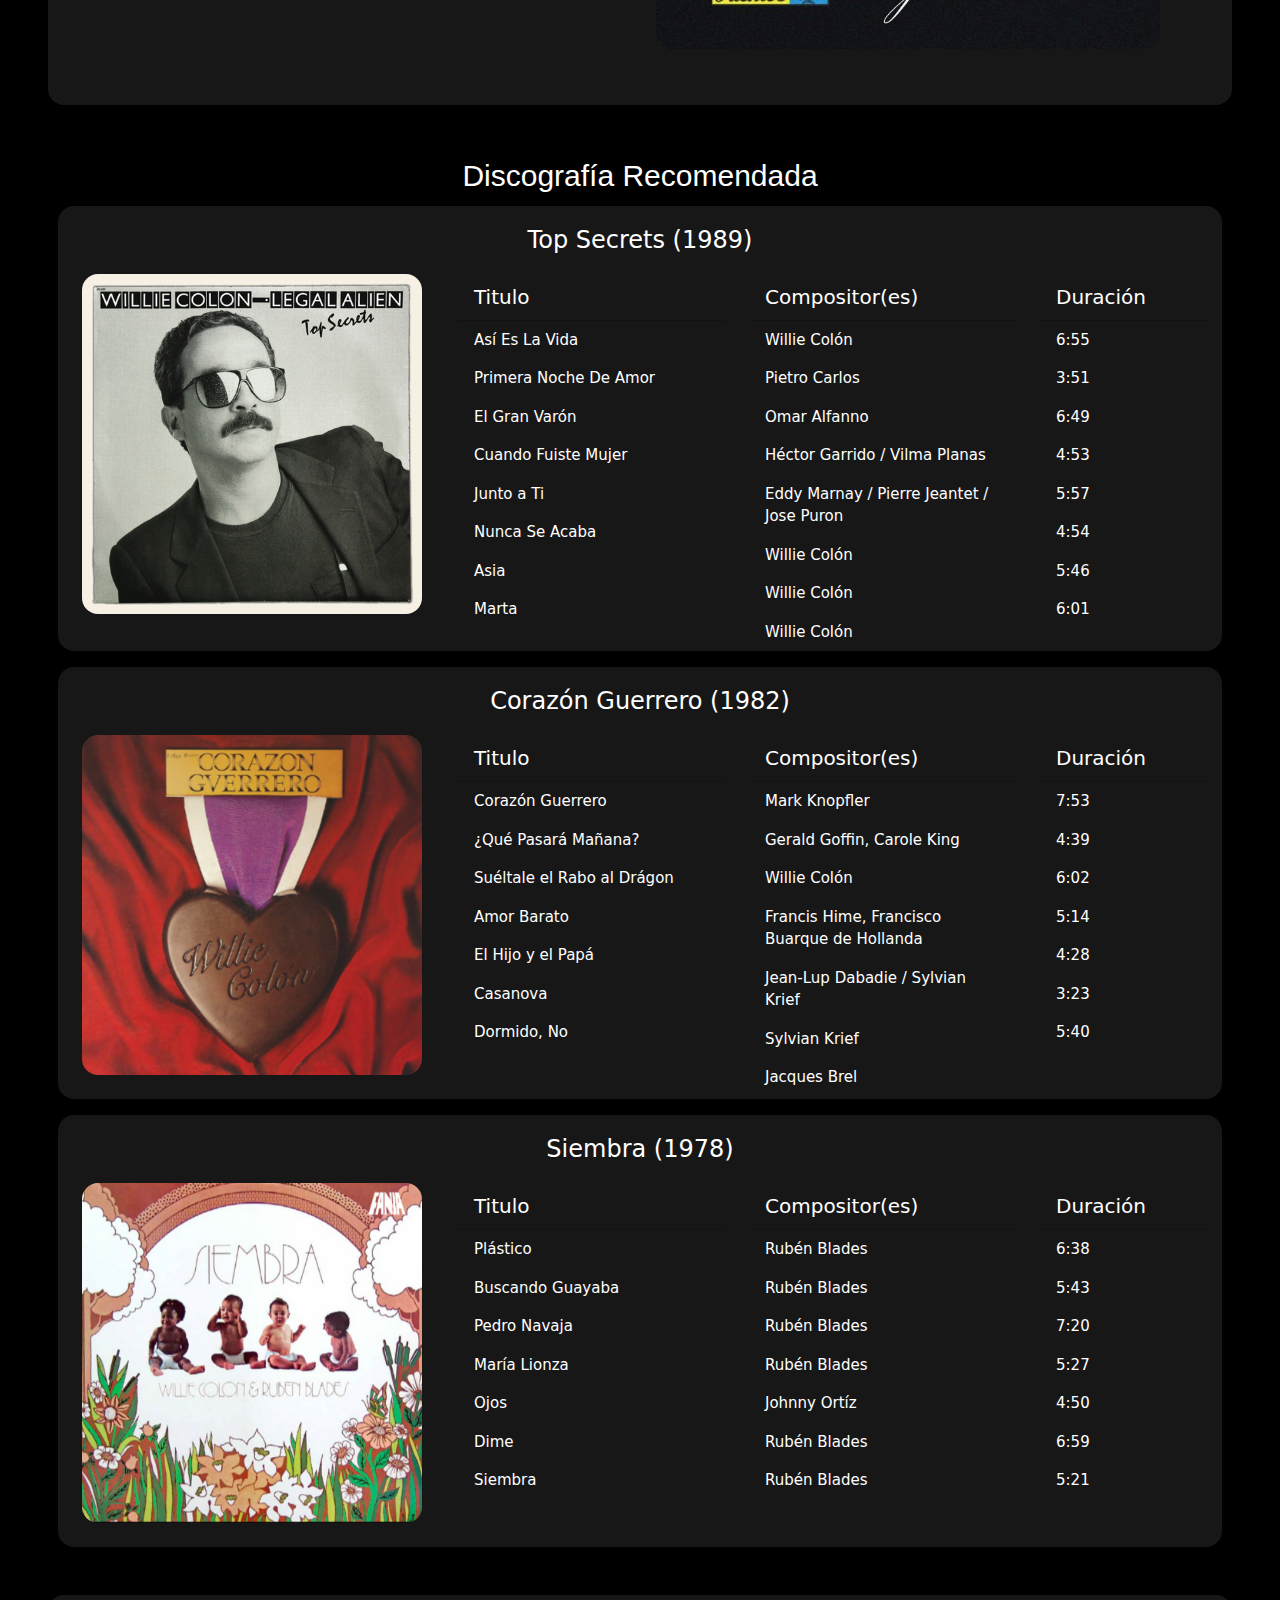
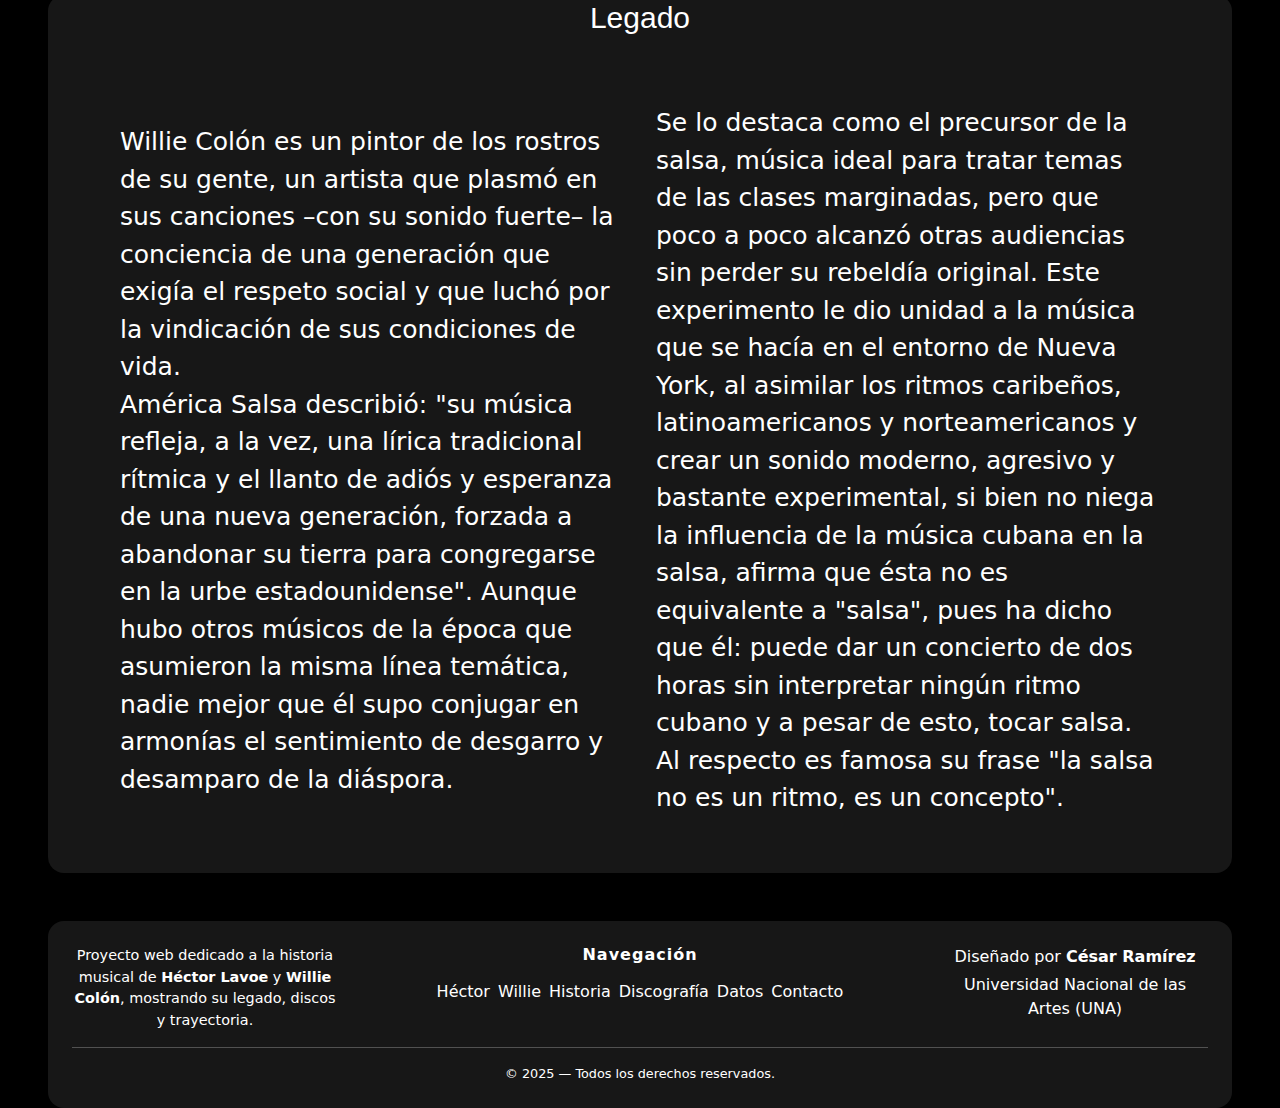
<file: willie.html>
<!DOCTYPE html>
<html lang="en">
<head>
    <meta charset="UTF-8">
    <meta name="viewport" content="width=device-width, initial-scale=1.0">
    <title>Willie</title>

    <link href="https://cdn.jsdelivr.net/npm/bootstrap@5.3.8/dist/css/bootstrap.min.css" rel="stylesheet">
    <link rel="stylesheet" href="css/estilos.css">

    <link rel="preconnect" href="https://fonts.googleapis.com">
    <link rel="preconnect" href="https://fonts.gstatic.com" crossorigin>
    <link href="https://fonts.googleapis.com/css2?family=Holtwood+One+SC&family=Plaster&display=swap" rel="stylesheet">
</head>

<body class="m-0 p-0">

<nav class="navbar navbar-expand-lg bg-body-tertiar mx-auto mb-4 mt-3 rounded-4" id="cajascolor" data-bs-theme="dark">
  <div class="container">
    <a class="navbar-brand" href="index.html">
        <img src="imagenes/logo.png" alt="Bootstrap" width="50" height="50" class="rounded-circle">
    </a>
    <button class="navbar-toggler" type="button" data-bs-toggle="collapse" data-bs-target="#navbarNav" aria-controls="navbarNav" aria-expanded="false" aria-label="Toggle navigation">
      <span class="navbar-toggler-icon"></span>
    </button>
    <div class="collapse navbar-collapse" id="navbarNav">
      
        <ul class="navbar-nav ms-auto">
        <li class="nav-item"><a class="nav-link" href="hector.html">Hector</a></li>
        <li class="nav-item active" aria-current="page"><a class="nav-link active" href="willie.html">Willie</a></li>
        <li class="nav-item"><a class="nav-link" href="historiaduo.html">Historia</a></li>
        <li class="nav-item"><a class="nav-link" href="discografia.html">Discografía</a></li>
        <li class="nav-item"><a class="nav-link" href="galeria.html">Galería</a></li>
        <li class="nav-item"><a class="nav-link" href="datos.html">Datos</a></li>
        <li class="nav-item"><a class="nav-link" href="contacto.html">Contacto</a></li>
      </ul>

    </div>
  </div>
</nav>


<!-- WILLIE COLÓN -->
<div class="container-fluid mt-2 mt-md-5 mx-auto px-0 rounded-4" id="cajascolor">

  <!-- Título -->
  <div class="row m-0">
    <div class="col-12 text-center" id="letratitulo">Willie Colón</div>
  </div>

  <!-- Primer Bloque -->
  <div class="row p-1 m-2 p-md-5">

    <div class="col-12 my-3 mx-0 p-0 col-md-6 my-md-2 d-flex align-items-center justify-content-center px-md-3">
      <img src="imagenes/willie3.jpg" width="550" class="img-fluid rounded-4" alt="">
    </div>

    <div class="col-12 my-3 mx-0 p-0 col-md-6 my-md-2 d-flex align-items-center justify-content-center" id="letracajas">
      William Anthony Colón nació el 28 de abril de 1950 en la ciudad de Nueva York, nieto de emigrantes puertorriqueños, quienes lo nutrieron de música tradicional puertorriqueña y de otros ritmos típicos del repertorio latinoamericano como el son cubano y el tango. A los 11 años mostró predisposición por los instrumentos de viento, iniciándose en el clarinete; posteriormente pasó a la trompeta, y finalmente el trombón, que fue el que lo consagró. Se ha dicho que cambió la trompeta por el trombón al oír a Mon Rivera en su interpretación de la bomba y la plena, siendo su referencia Barry Rogers.
    </div>
  </div>

   <!-- Segundo bloque -->
  <div class="row p-1 m-2 p-md-5">
    <div class="col-12 my-3 mx-0 p-0 col-md-6 my-md-2 d-flex align-items-center justify-content-center px-md-3" id="letracajas">
      Willie Colón creció en el barrio latino del distrito del Bronx, un hecho que marcaría gran parte de su trayectoria personal y artística, con lo que ello implicaba de rebeldía y trasgresión de las normas establecidas. Tras estudiar trompeta y clarinete, su admiración por Mon Rivera le llevó a decantarse por el trombón a los catorce años, y dos años después, en 1966, grabó su primer disco con el significativo título de El Malo.
     </div>

    <div class="col-12 my-3 mx-0 p-0 col-md-6 my-md-2 d-flex align-items-center justify-content-center px-md-3">
      <img src="imagenes/willie2.jpg" width="550" class="img-fluid rounded-4" alt="">
    </div>
  </div>

</div>


<!-- DISCOGRAFÍA RECOMENDADA -->
<div class="container mt-5 text-center p-0 mx-auto" id="cajas">
  
  <div class="row">
    <div class="col-12 text-center" id="letratitulo">Discografía Recomendada</div>
  </div>

  <!-- PRIMERA TARJETA DISCOGRAFICA -->
  <div class="row mt-2 rounded-4" id="tarjetasdiscografia">
    
    <div class="col-12 text-center my-3 fs-4 text-white">Top Secrets (1989)</div>

    <div class="col-12 col-md-4 mb-4">
      <img src="imagenes/topsecrets.jpg" width="340" class="img-fluid rounded-4" alt="">
    </div>

    <div class="col-12 col-md-3 text-center text-md-start mb-2">
      <div class="card card-dark" >
        <div class="card-header fs-5">Titulo</div>
        
        <ul class="list-group list-group-flush mi-lista">
          <li class="list-group-item">Así Es La Vida</li>
          <li class="list-group-item">Primera Noche De Amor</li>
          <li class="list-group-item">El Gran Varón</li>
          <li class="list-group-item">Cuando Fuiste Mujer</li>
          <li class="list-group-item">Junto a Ti</li>
          <li class="list-group-item">Nunca Se Acaba</li>
          <li class="list-group-item">Asia</li>
          <li class="list-group-item">Marta</li>
        </ul>

      </div>
    </div>

    <div class="col-12 col-md-3 d-none d-md-block text-start">
      <div class="card card-dark" >
        <div class="card-header fs-5">Compositor(es) </div>
        
        <ul class="list-group list-group-flush">
          <li class="list-group-item">Willie Colón</li>
          <li class="list-group-item">Pietro Carlos</li>
          <li class="list-group-item">Omar Alfanno</li>
          <li class="list-group-item">Héctor Garrido / Vilma Planas</li>
          <li class="list-group-item">Eddy Marnay / Pierre Jeantet / Jose Puron</li>
          <li class="list-group-item">Willie Colón</li>
          <li class="list-group-item">Willie Colón</li>
          <li class="list-group-item">Willie Colón</li>
        </ul>

      </div>
    </div>

    <div class="col-12 col-md-2 d-none d-md-block text-start">
      <div class="card card-dark" >
        <div class="card-header fs-5">Duración</div>
        
        <ul class="list-group list-group-flush">
          <li class="list-group-item">6:55</li>
          <li class="list-group-item">3:51</li>
          <li class="list-group-item">6:49</li>
          <li class="list-group-item">4:53</li>
          <li class="list-group-item">5:57</li>
          <li class="list-group-item">4:54</li>
          <li class="list-group-item">5:46</li>
          <li class="list-group-item">6:01</li>
        </ul>

      </div>
    </div>
  </div>

  <!-- SEGUNDA TARJETA DISCOGRAFICA -->
  <div class="row mt-3 rounded-4" id="tarjetasdiscografia">
    
    <div class="col-12 text-center my-3 fs-4 text-white">Corazón Guerrero (1982)</div>

    <div class="col-12 col-md-4 mb-4">
      <img src="imagenes/corazonguerrero.png" width="340" class="img-fluid rounded-4" alt="">
    </div>

    <div class="col-12 col-md-3 text-center text-md-start mb-2">
      <div class="card card-dark" >
        <div class="card-header fs-5">Titulo</div>
        
        <ul class="list-group list-group-flush mi-lista">
          <li class="list-group-item">Corazón Guerrero</li>
          <li class="list-group-item">¿Qué Pasará Mañana?</li>
          <li class="list-group-item">Suéltale el Rabo al Drágon</li>
          <li class="list-group-item">Amor Barato</li>
          <li class="list-group-item">El Hijo y el Papá</li>
          <li class="list-group-item">Casanova</li>
          <li class="list-group-item">Dormido, No</li>
        </ul>

      </div>
    </div>

    <div class="col-12 col-md-3 d-none d-md-block text-start">
      <div class="card card-dark" >
        <div class="card-header fs-5">Compositor(es) </div>
        
        <ul class="list-group list-group-flush">
          <li class="list-group-item">Mark Knopfler</li>
          <li class="list-group-item">Gerald Goffin, Carole King</li>
          <li class="list-group-item">Willie Colón</li>
          <li class="list-group-item">Francis Hime, Francisco Buarque de Hollanda</li>
          <li class="list-group-item">Jean-Lup Dabadie / Sylvian Krief</li>
          <li class="list-group-item">Sylvian Krief</li>
          <li class="list-group-item">Jacques Brel</li>
        </ul>

      </div>
    </div>

    <div class="col-12 col-md-2 d-none d-md-block text-start">
      <div class="card card-dark" >
        <div class="card-header fs-5">Duración</div>
        
        <ul class="list-group list-group-flush">
          <li class="list-group-item">7:53</li>
          <li class="list-group-item">4:39</li>
          <li class="list-group-item">6:02</li>
          <li class="list-group-item">5:14</li>
          <li class="list-group-item">4:28</li>
          <li class="list-group-item">3:23</li>
          <li class="list-group-item">5:40</li>
        </ul>

      </div>
    </div>
  </div>

  <!-- TERCERA TARJETA DISCOGRAFICA -->
  <div class="row mt-3 rounded-4" id="tarjetasdiscografia">
    
    <div class="col-12 text-center my-3 fs-4 text-white">Siembra (1978)</div>

    <div class="col-12 col-md-4 mb-4">
      <img src="imagenes/siembra.png" width="340" class="img-fluid rounded-4" alt="">
    </div>

    <div class="col-12 col-md-3 text-center text-md-start mb-2">
      <div class="card card-dark" >
        <div class="card-header fs-5">Titulo</div>
        
        <ul class="list-group list-group-flush mi-lista">
          <li class="list-group-item">Plástico</li>
          <li class="list-group-item">Buscando Guayaba</li>
          <li class="list-group-item">Pedro Navaja</li>
          <li class="list-group-item">María Lionza</li>
          <li class="list-group-item">Ojos</li>
          <li class="list-group-item">Dime</li>
          <li class="list-group-item">Siembra</li>
        </ul>

      </div>
    </div>

    <div class="col-12 col-md-3 d-none d-md-block text-start">
      <div class="card card-dark" >
        <div class="card-header fs-5">Compositor(es) </div>
        
        <ul class="list-group list-group-flush">
          <li class="list-group-item">Rubén Blades</li>
          <li class="list-group-item">Rubén Blades</li>
          <li class="list-group-item">Rubén Blades</li>
          <li class="list-group-item">Rubén Blades</li>
          <li class="list-group-item">Johnny Ortíz</li>
          <li class="list-group-item">Rubén Blades</li>
          <li class="list-group-item">Rubén Blades</li>
    
        </ul>

      </div>
    </div>

    <div class="col-12 col-md-2 d-none d-md-block text-start">
      <div class="card card-dark" >
        <div class="card-header fs-5">Duración</div>
        
        <ul class="list-group list-group-flush">
          <li class="list-group-item">6:38</li>
          <li class="list-group-item">5:43</li>
          <li class="list-group-item">7:20</li>
          <li class="list-group-item">5:27</li>
          <li class="list-group-item">4:50</li>
          <li class="list-group-item">6:59</li>
          <li class="list-group-item">5:21</li>
        </ul>

      </div>
    </div>
  </div>

</div>


<!-- Legado -->
<div class="container-fluid mt-5 mx-auto px-0 rounded-4" id="cajascolor">
  <div class="row m-0">
    <div class="col-12 text-center" id="letratitulo">Legado</div>
  </div>

  <div class="row p-1 m-2 p-md-5">
   <div class="col-12 my-3 mx-0 p-0 col-md-6 my-md-2 d-flex align-items-center justify-content-center px-md-3" id="letracajas">
      Willie Colón es un pintor de los rostros de su gente, un artista que plasmó en sus canciones –con su sonido fuerte– la conciencia de una generación que exigía el respeto social y que luchó por la vindicación de sus condiciones de vida. 
      <br>
      América Salsa describió: "su música refleja, a la vez, una lírica tradicional rítmica y el llanto de adiós y esperanza de una nueva generación, forzada a abandonar su tierra para congregarse en la urbe estadounidense". Aunque hubo otros músicos de la época que asumieron la misma línea temática, nadie mejor que él supo conjugar en armonías el sentimiento de desgarro y desamparo de la diáspora.
    </div>
      <div class="col-12 my-3 mx-0 p-0 col-md-6 my-md-2 d-flex align-items-center justify-content-center px-md-3" id="letracajas">
      Se lo destaca como el precursor de la salsa, música ideal para tratar temas de las clases marginadas, pero que poco a poco alcanzó otras audiencias sin perder su rebeldía original. Este experimento le dio unidad a la música que se hacía en el entorno de Nueva York, al asimilar los ritmos caribeños, latinoamericanos y norteamericanos y crear un sonido moderno, agresivo y bastante experimental, si bien no niega la influencia de la música cubana en la salsa, afirma que ésta no es equivalente a "salsa", pues ha dicho que él: puede dar un concierto de dos horas sin interpretar ningún ritmo cubano y a pesar de esto, tocar salsa. Al respecto es famosa su frase "la salsa no es un ritmo, es un concepto".
     </div>
  </div>
  
</div>

<!-- FOOTER -->
<footer class="container-fluid mx-auto mt-5 p-4 rounded-4" id="cajascolor" data-bs-theme="dark">

  <div class="row gy-4">

    <div class="col-12 col-md-3 text-center">
      <p class="m-0" style="font-size: 0.9rem;">
        Proyecto web dedicado a la historia musical de <strong>Héctor Lavoe</strong> y <strong>Willie Colón</strong>,
        mostrando su legado, discos y trayectoria.
      </p>
    </div>

    <div class="col-12 col-md-6 text-center">
      <h6 class="fw-bold mb-3" style="letter-spacing: 1px;">Navegación</h6>
      <ul class="list-unstyled d-flex flex-column flex-md-row justify-content-center gap-2 m-0 p-0">
        <li><a class="nav-link p-0" href="hector.html">Héctor</a></li>
        <li><a class="nav-link p-0" href="willie.html">Willie</a></li>
        <li><a class="nav-link p-0" href="historiaduo.html">Historia</a></li>
        <li><a class="nav-link p-0" href="discografia.html">Discografía</a></li>
        <li><a class="nav-link p-0" href="#">Datos</a></li>
        <li><a class="nav-link p-0" href="#">Contacto</a></li>
      </ul>
    </div>

    <div class="col-12 col-md-3 text-center">
      <p class="m-0">Diseñado por <strong>César Ramírez</strong></p>
      <a href="https://www.una.edu.ar/" target="_blank" class="nav-link p-0 mt-1">
        Universidad Nacional de las Artes (UNA)
      </a>
    </div>

  </div>

  <hr class="my-3">

  <div class="text-center" style="font-size: 0.8rem;">
    © 2025 — Todos los derechos reservados.
  </div>

</footer>

<script src="https://cdn.jsdelivr.net/npm/bootstrap@5.3.8/dist/js/bootstrap.bundle.min.js"></script>
</body>
</html>
</file>
<file: css/estilos.css>
body {
    background-color: #000000;
}

/*Tarjetas pequeña y mediana */
#tarjetas {
    background-color: #171717;
    color:#ffffff
}

#tarjetasdiscografia {
    background-color: #171717;
    font-size: 15px;
    
}

/* Tamaño de contenedores */
#cajas {
    width: calc(100% - 6rem);
    margin: 0 auto;
}

#cajascolor {
 width: calc(100% - 6rem); 
 background-color: #171717;
 margin: 0 auto;
 color: #ffffff;
}

/* tamaño tipografía */
#letracajas {
    color: rgb(255, 255, 255);
    font-size: 25px;
    
}


#letratitulo {
    color: rgb(255, 255, 255);
    font-family: 'Gill Sans', 'Gill Sans MT', Calibri, 'Trebuchet MS', sans-serif;
    font-size: 30px;
    font-weight: 100;
    font-style: normal;
}

#letratarjetas {
    font-size: 13px;
    color: #ffffff;
}


#letranombre {
    color: blanchedalmond;
    font-family: "Holtwood One SC", serif;
    font-size: 80px;
    font-weight: 180;
    font-style: normal;
}

/* Versión mobile: desde 768px hacia abajo */
@media (max-width: 992px) {
    #letracajas {
        font-size: 16px;
    }
    #letranombre {
        color: blanchedalmond;
        font-family: "Holtwood One SC", serif;
        font-size: 50px;
        font-weight: 100;
        font-style: normal;
    }
}

.card-dark {
  background-color: #171717;
  color: white;
  border: none;
}

.card-dark .list-group-item {
  background-color: #171717;
  color: white;
  border: none;
}

  /*galeria*/
 /* Masonry tipo Pinterest */
.masonry-gallery {
    column-count: 3;
    column-gap: 20px;
}

.masonry-gallery a {
    display: inline-block;
    margin-bottom: 20px;
    width: 100%;
}

/* Las imágenes mantienen proporción */
.gallery-item {
    width: 100%;
    height: auto;
    border-radius: 15px;
    display: block;
    break-inside: avoid;
    object-fit: cover;
    transition: transform 0.3s ease, box-shadow 0.3s ease;
}

/* Hover */
.gallery-item:hover {
    transform: scale(1.03);
    box-shadow: 0 10px 25px rgba(255,255,255,0.15);
}

/* Responsivo */
@media (max-width: 992px) {
    .masonry-gallery { column-count: 2; }
}

@media (max-width: 576px) {
    .masonry-gallery { column-count: 1; }
}
</file>
